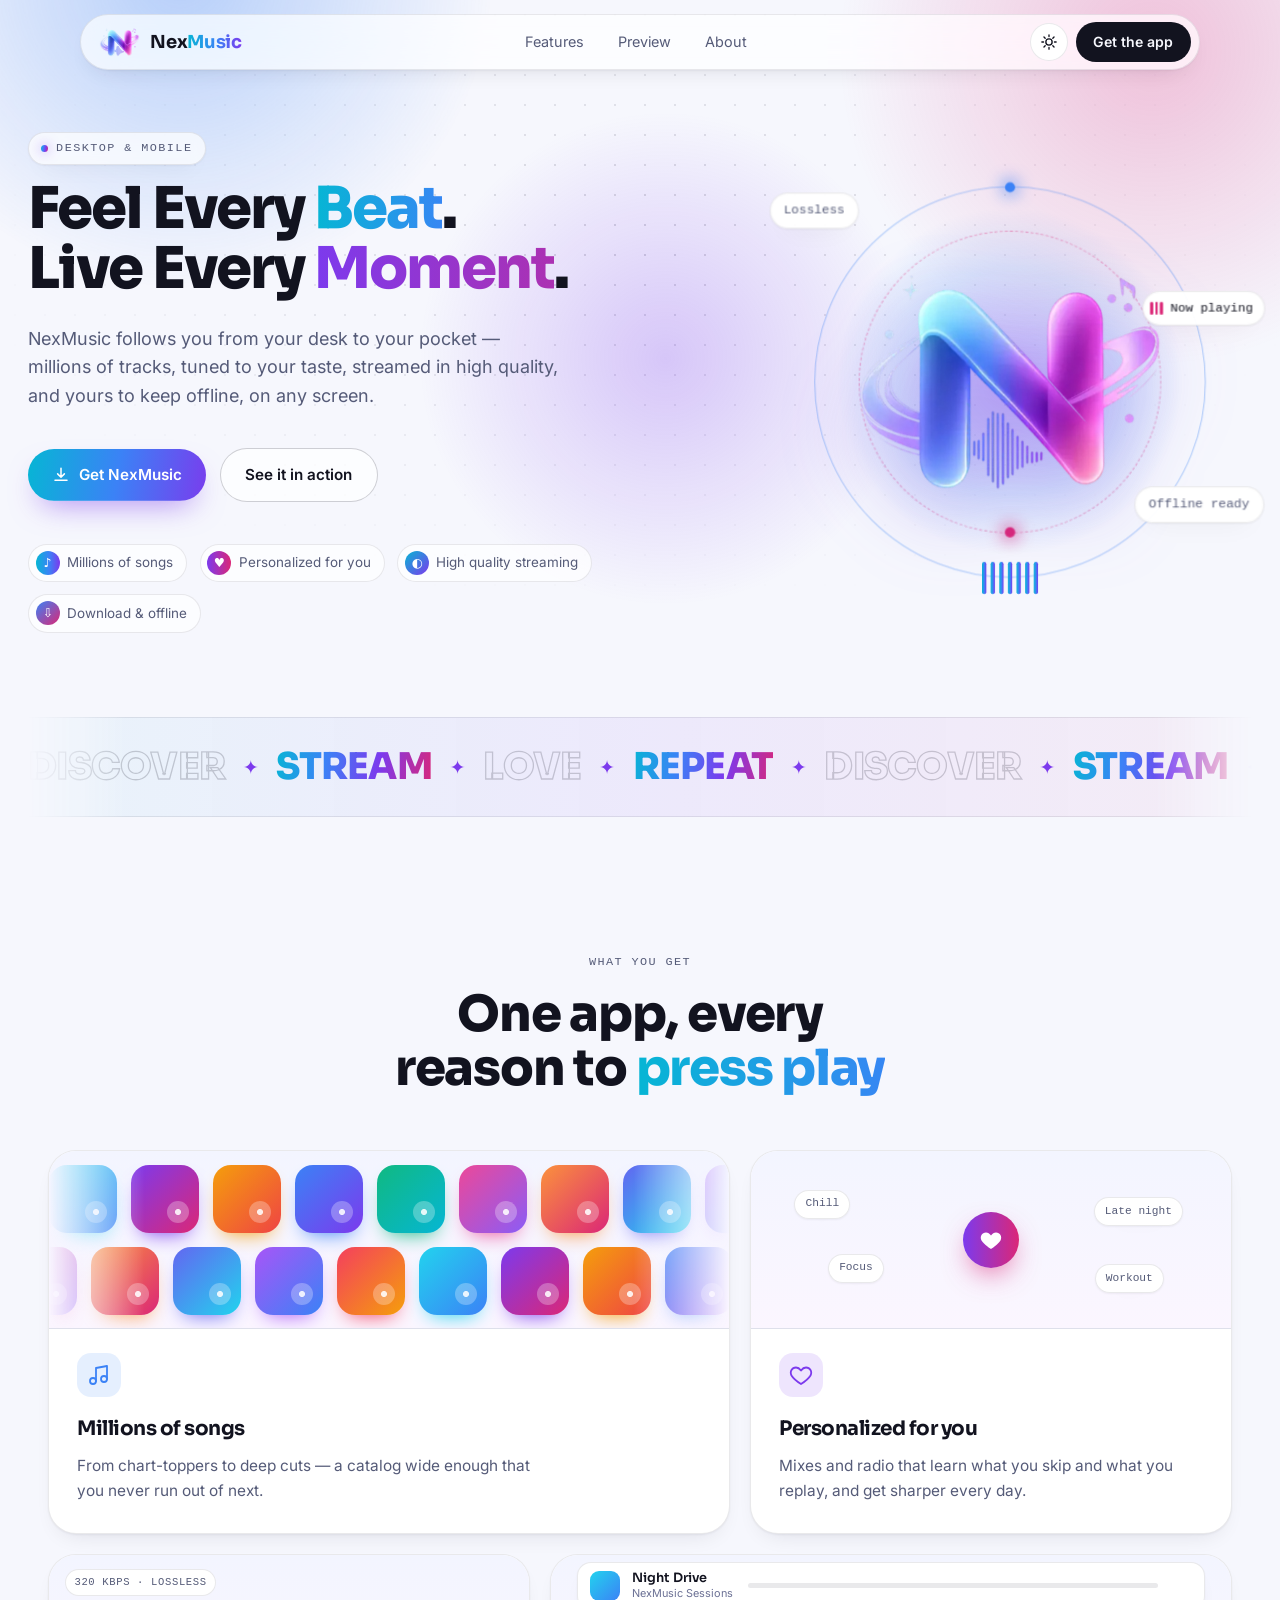
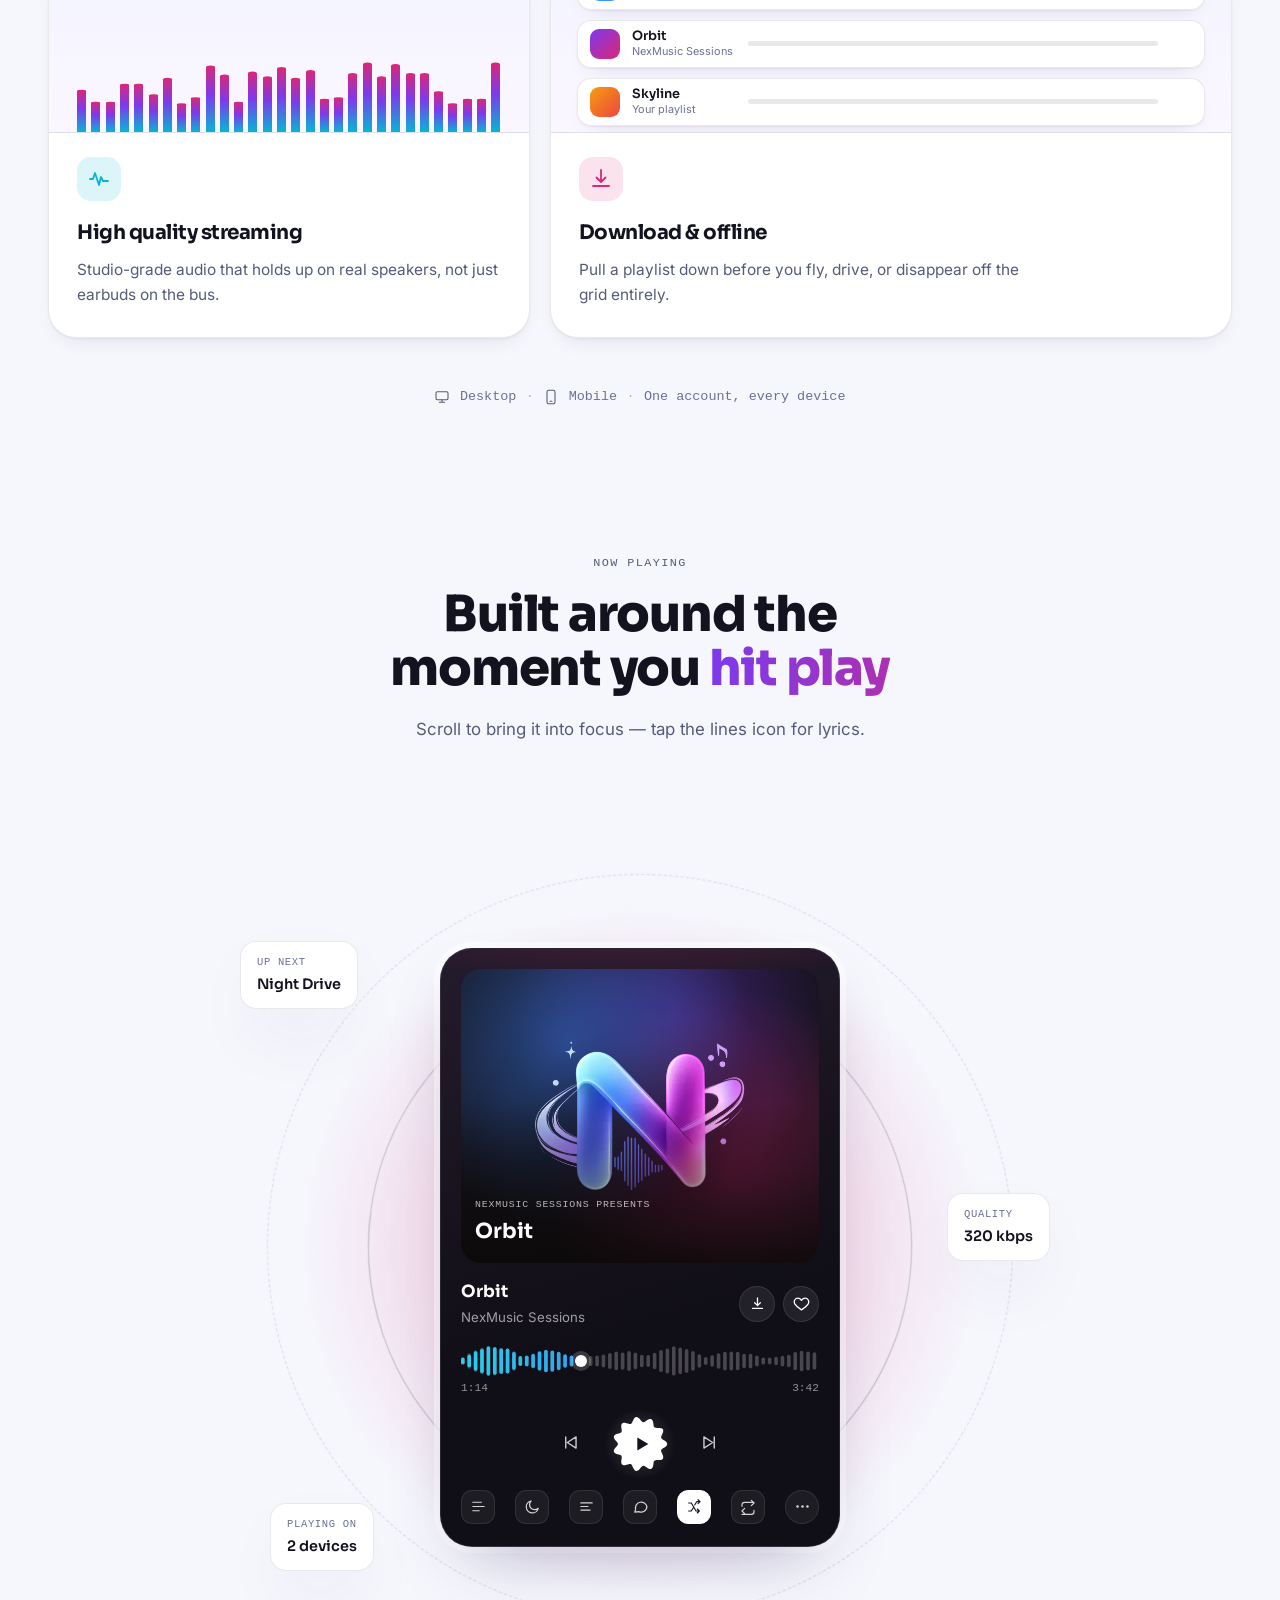
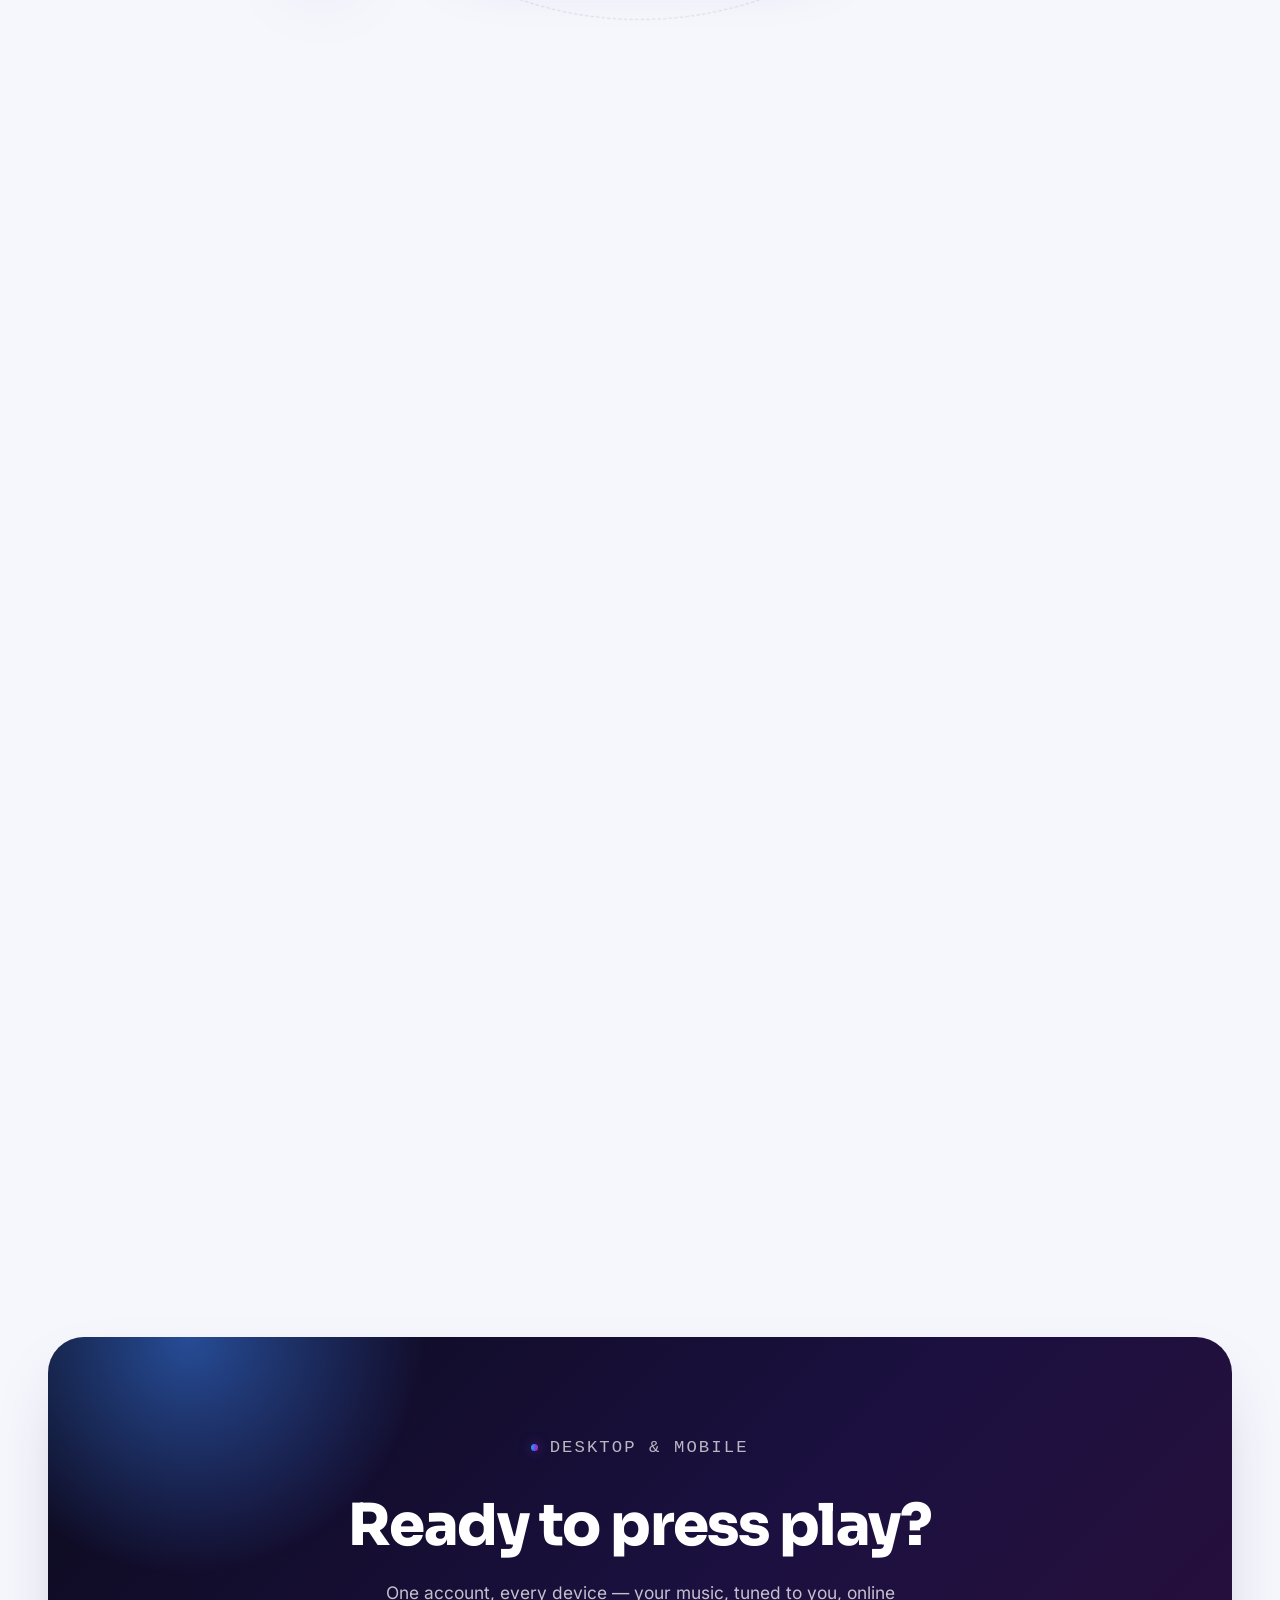
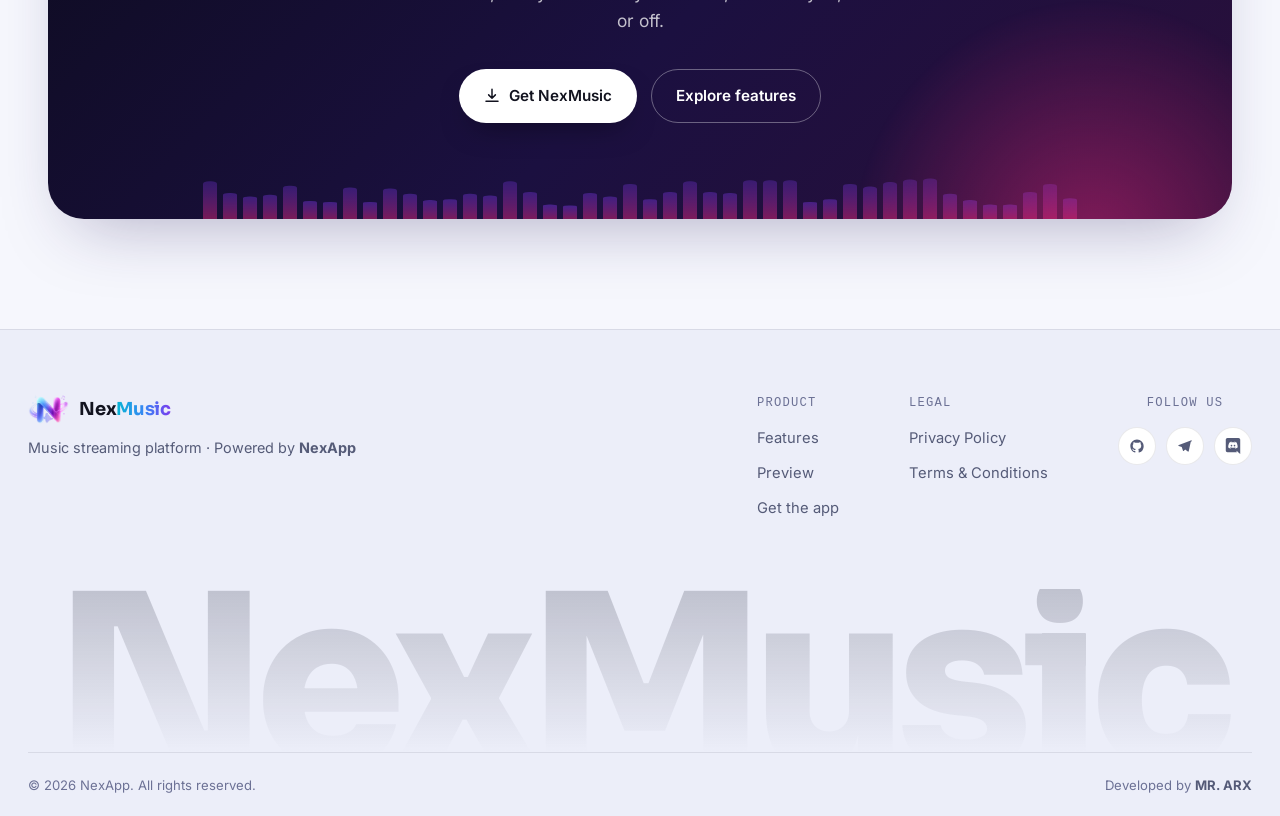
<file: index.html>
<!DOCTYPE html>
<html lang="en">
<head>
<meta charset="UTF-8">
<meta name="viewport" content="width=device-width, initial-scale=1.0">
<title>NexMusic — Feel Every Beat. Live Every Moment.</title>
<meta name="description" content="NexMusic is a music streaming app for desktop and mobile — millions of songs, personalized picks, high-quality audio, and offline downloads. Built by NexApp.">
<meta name="color-scheme" content="light dark">
<meta name="theme-color" content="#f6f7fd" id="themeColor">
<meta property="og:title" content="NexMusic — Feel Every Beat. Live Every Moment.">
<meta property="og:description" content="Millions of songs. Personalized for you. On desktop and mobile, online or off.">
<meta property="og:image" content="assets/cover.webp">
<meta property="og:type" content="website">
<meta name="twitter:card" content="summary_large_image">
<link rel="preload" href="assets/logo-hero.webp" as="image" type="image/webp" fetchpriority="high">
<link rel="icon" href="assets/favicon.ico" sizes="any">
<link rel="apple-touch-icon" href="assets/apple-touch-icon.png">

<script>
/* apply saved / system theme before first paint (no flash) */
(function(){var d=document.documentElement,t;d.classList.add('js');
try{t=localStorage.getItem('nx-theme')}catch(e){}
if(!t)t=matchMedia('(prefers-color-scheme: dark)').matches?'dark':'light';
d.setAttribute('data-theme',t);
var m=document.getElementById('themeColor');if(m)m.content=t==='dark'?'#07070f':'#f6f7fd';})();
</script>

<link rel="preload" href="assets/fonts/sora.woff2" as="font" type="font/woff2" crossorigin>
<link rel="preload" href="assets/fonts/inter.woff2" as="font" type="font/woff2" crossorigin>
<link rel="stylesheet" href="style.css">
</head>
<body>
<div class="progress" id="progress" aria-hidden="true"></div>

<!-- ============ NAV ============ -->
<header class="nav" id="nav">
  <div class="nav-inner">
    <a href="#top" class="brand" aria-label="NexMusic home">
      <img src="assets/logo-nav.webp" alt="" width="42" height="30" class="brand-mark">
      <span class="brand-name">Nex<em>Music</em></span>
    </a>

    <nav class="nav-links" id="navLinks" aria-label="Main">
      <a href="#features">Features</a>
      <a href="#player">Preview</a>
      <a href="#about">About</a>
    </nav>

    <div class="nav-actions">
      <button class="theme-toggle" id="themeToggle" aria-label="Toggle dark mode" title="Toggle theme">
        <svg class="i-sun" width="18" height="18" viewBox="0 0 24 24" fill="none"><circle cx="12" cy="12" r="4.2" stroke="currentColor" stroke-width="1.8"/><path d="M12 2.5v2.2M12 19.3v2.2M2.5 12h2.2M19.3 12h2.2M5.3 5.3l1.6 1.6M17.1 17.1l1.6 1.6M18.7 5.3l-1.6 1.6M6.9 17.1l-1.6 1.6" stroke="currentColor" stroke-width="1.8" stroke-linecap="round"/></svg>
        <svg class="i-moon" width="18" height="18" viewBox="0 0 24 24" fill="none"><path d="M20 14.5A8.5 8.5 0 1110 4.2 6.8 6.8 0 0020 14.5z" stroke="currentColor" stroke-width="1.8" stroke-linejoin="round"/></svg>
      </button>
      <a href="https://nexappog.vercel.app/shop/nexmusic" target="_blank" rel="noopener" class="btn btn-ghost">Get the app</a>
      <button class="nav-toggle" id="navToggle" aria-label="Toggle menu" aria-expanded="false">
        <span></span><span></span><span></span>
      </button>
    </div>
  </div>
</header>

<main id="top">

  <!-- ============ HERO — 3D tilt stage ============ -->
  <section class="hero" data-pause>
    <div class="aurora" aria-hidden="true"><i></i><i></i><i></i></div>

    <div class="hero-inner">
      <div class="hero-copy">
        <p class="eyebrow pill rise" style="--d:0"><span class="eyebrow-dot"></span>Desktop &amp; Mobile</p>
        <h1 class="hero-title">
          <span class="line"><span class="w"><span class="wi" style="--i:0">Feel</span></span> <span class="w"><span class="wi" style="--i:1">Every</span></span> <span class="w"><span class="wi" style="--i:2"><span class="grad-text">Beat</span>.</span></span></span>
          <span class="line"><span class="w"><span class="wi" style="--i:3">Live</span></span> <span class="w"><span class="wi" style="--i:4">Every</span></span> <span class="w"><span class="wi" style="--i:5"><span class="grad-text alt">Moment</span>.</span></span></span>
        </h1>
        <p class="hero-sub rise" style="--d:520">
          NexMusic follows you from your desk to your pocket — millions of tracks, tuned to
          your taste, streamed in high quality, and yours to keep offline, on any screen.
        </p>

        <div class="hero-cta rise" style="--d:640">
          <a href="https://nexappog.vercel.app/shop/nexmusic" target="_blank" rel="noopener" class="btn btn-primary">
            <svg width="18" height="18" viewBox="0 0 24 24" fill="none"><path d="M12 3v12m0 0l-4.5-4.5M12 15l4.5-4.5M4 19h16" stroke="currentColor" stroke-width="2" stroke-linecap="round" stroke-linejoin="round"/></svg>
            Get NexMusic
          </a>
          <a href="#player" class="btn btn-outline">See it in action</a>
        </div>

        <div class="hero-stats rise" style="--d:780">
          <div class="stat"><span class="stat-icon">♪</span>Millions of songs</div>
          <div class="stat"><span class="stat-icon">♥</span>Personalized for you</div>
          <div class="stat"><span class="stat-icon">◐</span>High quality streaming</div>
          <div class="stat"><span class="stat-icon">⇩</span>Download &amp; offline</div>
        </div>
      </div>

      <div class="hero-art">
        <div class="tilt-stage" id="tiltStage">
          <div class="stage-glow" aria-hidden="true"></div>
          <div class="tilt-inner" id="tiltInner">
            <div class="tilt-layer layer-ring ring-1" style="--depth:20px" aria-hidden="true"></div>
            <div class="tilt-layer layer-ring ring-2" style="--depth:40px" aria-hidden="true"></div>
            <img src="assets/logo-hero.webp" alt="NexMusic logo" width="440" height="317" fetchpriority="high" decoding="async" class="tilt-layer hero-logo" style="--depth:70px">
            <div class="tilt-layer mini-eq" style="--depth:100px" aria-hidden="true">
              <span></span><span></span><span></span><span></span><span></span><span></span><span></span>
            </div>
            <div class="tilt-layer chip chip-a" style="--depth:130px">Lossless</div>
            <div class="tilt-layer chip chip-b" style="--depth:150px">Offline ready</div>
            <div class="tilt-layer chip chip-c" style="--depth:110px" aria-hidden="true"><span class="mini-bars"><i></i><i></i><i></i></span>Now playing</div>
          </div>
        </div>
      </div>
    </div>

    <div class="marquee" aria-hidden="true">
      <div class="marquee-track">
        <div class="marquee-half"><span>Discover</span><i>✦</i><span>Stream</span><i>✦</i><span>Love</span><i>✦</i><span>Repeat</span><i>✦</i><span>Discover</span><i>✦</i><span>Stream</span><i>✦</i><span>Love</span><i>✦</i><span>Repeat</span><i>✦</i></div>
        <div class="marquee-half"><span>Discover</span><i>✦</i><span>Stream</span><i>✦</i><span>Love</span><i>✦</i><span>Repeat</span><i>✦</i><span>Discover</span><i>✦</i><span>Stream</span><i>✦</i><span>Love</span><i>✦</i><span>Repeat</span><i>✦</i></div>
      </div>
    </div>
  </section>

  <!-- ============ FEATURES — bento ============ -->
  <section class="features" id="features">
    <div class="section-head" data-fade>
      <p class="eyebrow center">What you get</p>
      <h2>One app, every reason to <span class="grad-text">press play</span></h2>
    </div>

    <div class="bento" id="bento">
      <article class="bcard s7" data-fade style="--delay:0ms" data-pause>
        <div class="bviz" aria-hidden="true">
          <div class="tiles">
            <div class="tile-row"><i style="--a:#22d3ee;--b:#3b82f6"></i><i style="--a:#7c3aed;--b:#db2777"></i><i style="--a:#f59e0b;--b:#ef4444"></i><i style="--a:#3b82f6;--b:#7c3aed"></i><i style="--a:#10b981;--b:#06b6d4"></i><i style="--a:#ec4899;--b:#8b5cf6"></i><i style="--a:#fb923c;--b:#db2777"></i><i style="--a:#6366f1;--b:#22d3ee"></i><i style="--a:#a855f7;--b:#3b82f6"></i><i style="--a:#f43f5e;--b:#f59e0b"></i><i aria-hidden="true" style="--a:#22d3ee;--b:#3b82f6"></i><i aria-hidden="true" style="--a:#7c3aed;--b:#db2777"></i><i aria-hidden="true" style="--a:#f59e0b;--b:#ef4444"></i><i aria-hidden="true" style="--a:#3b82f6;--b:#7c3aed"></i><i aria-hidden="true" style="--a:#10b981;--b:#06b6d4"></i><i aria-hidden="true" style="--a:#ec4899;--b:#8b5cf6"></i><i aria-hidden="true" style="--a:#fb923c;--b:#db2777"></i><i aria-hidden="true" style="--a:#6366f1;--b:#22d3ee"></i><i aria-hidden="true" style="--a:#a855f7;--b:#3b82f6"></i><i aria-hidden="true" style="--a:#f43f5e;--b:#f59e0b"></i></div>
            <div class="tile-row rev"><i style="--a:#ec4899;--b:#8b5cf6"></i><i style="--a:#fb923c;--b:#db2777"></i><i style="--a:#6366f1;--b:#22d3ee"></i><i style="--a:#a855f7;--b:#3b82f6"></i><i style="--a:#f43f5e;--b:#f59e0b"></i><i style="--a:#22d3ee;--b:#3b82f6"></i><i style="--a:#7c3aed;--b:#db2777"></i><i style="--a:#f59e0b;--b:#ef4444"></i><i style="--a:#3b82f6;--b:#7c3aed"></i><i style="--a:#10b981;--b:#06b6d4"></i><i aria-hidden="true" style="--a:#ec4899;--b:#8b5cf6"></i><i aria-hidden="true" style="--a:#fb923c;--b:#db2777"></i><i aria-hidden="true" style="--a:#6366f1;--b:#22d3ee"></i><i aria-hidden="true" style="--a:#a855f7;--b:#3b82f6"></i><i aria-hidden="true" style="--a:#f43f5e;--b:#f59e0b"></i><i aria-hidden="true" style="--a:#22d3ee;--b:#3b82f6"></i><i aria-hidden="true" style="--a:#7c3aed;--b:#db2777"></i><i aria-hidden="true" style="--a:#f59e0b;--b:#ef4444"></i><i aria-hidden="true" style="--a:#3b82f6;--b:#7c3aed"></i><i aria-hidden="true" style="--a:#10b981;--b:#06b6d4"></i></div>
          </div>
        </div>
        <div class="bbody">
          <div class="feature-icon icon-blue">
            <svg width="24" height="24" viewBox="0 0 24 24" fill="none"><path d="M9 18V5l11-2v13" stroke="currentColor" stroke-width="1.8" stroke-linecap="round" stroke-linejoin="round"/><circle cx="6" cy="18" r="3" stroke="currentColor" stroke-width="1.8"/><circle cx="17" cy="16" r="3" stroke="currentColor" stroke-width="1.8"/></svg>
          </div>
          <h3>Millions of songs</h3>
          <p>From chart-toppers to deep cuts — a catalog wide enough that you never run out of next.</p>
        </div>
      </article>

      <article class="bcard s5" data-fade style="--delay:100ms" data-pause>
        <div class="bviz" aria-hidden="true">
          <div class="ripples"><span class="r"></span><span class="r"></span><span class="r"></span><div class="heart-core"><svg width="24" height="24" viewBox="0 0 24 24" fill="currentColor"><path d="M12 21s-7-4.35-9.5-8.5C.5 8.5 3 4.5 7 4.5c2 0 3.5 1 5 3 1.5-2 3-3 5-3 4 0 6.5 4 4.5 8-2.5 4.15-9.5 8.5-9.5 8.5z"/></svg></div>
            <b class="mix-chip">Chill</b><b class="mix-chip">Focus</b><b class="mix-chip">Late night</b><b class="mix-chip">Workout</b>
          </div>
        </div>
        <div class="bbody">
          <div class="feature-icon icon-purple">
            <svg width="24" height="24" viewBox="0 0 24 24" fill="none"><path d="M12 21s-7-4.35-9.5-8.5C.5 8.5 3 4.5 7 4.5c2 0 3.5 1 5 3 1.5-2 3-3 5-3 4 0 6.5 4 4.5 8-2.5 4.15-9.5 8.5-9.5 8.5z" stroke="currentColor" stroke-width="1.8" stroke-linejoin="round"/></svg>
          </div>
          <h3>Personalized for you</h3>
          <p>Mixes and radio that learn what you skip and what you replay, and get sharper every day.</p>
        </div>
      </article>

      <article class="bcard s5" data-fade style="--delay:0ms" data-pause>
        <div class="bviz" aria-hidden="true">
          <span class="viz-tag">320 kbps · Lossless</span>
          <div class="spectrum"><i style="--lo:0.28;--hi:0.66;animation-delay:-1.17s"></i><i style="--lo:0.20;--hi:0.81;animation-delay:-0.66s"></i><i style="--lo:0.20;--hi:0.80;animation-delay:-0.07s"></i><i style="--lo:0.32;--hi:0.63;animation-delay:-0.16s"></i><i style="--lo:0.32;--hi:0.93;animation-delay:-0.22s"></i><i style="--lo:0.25;--hi:0.85;animation-delay:-1.71s"></i><i style="--lo:0.36;--hi:0.76;animation-delay:-1.76s"></i><i style="--lo:0.19;--hi:0.94;animation-delay:-0.52s"></i><i style="--lo:0.23;--hi:0.65;animation-delay:-0.56s"></i><i style="--lo:0.44;--hi:0.67;animation-delay:-1.05s"></i><i style="--lo:0.38;--hi:0.75;animation-delay:-0.99s"></i><i style="--lo:0.20;--hi:0.62;animation-delay:-0.37s"></i><i style="--lo:0.40;--hi:0.77;animation-delay:-0.57s"></i><i style="--lo:0.37;--hi:0.78;animation-delay:-0.54s"></i><i style="--lo:0.43;--hi:0.88;animation-delay:-0.44s"></i><i style="--lo:0.36;--hi:0.81;animation-delay:-1.58s"></i><i style="--lo:0.41;--hi:0.72;animation-delay:-1.76s"></i><i style="--lo:0.22;--hi:0.77;animation-delay:-1.36s"></i><i style="--lo:0.23;--hi:0.80;animation-delay:-0.07s"></i><i style="--lo:0.39;--hi:0.91;animation-delay:-1.03s"></i><i style="--lo:0.46;--hi:0.73;animation-delay:-1.25s"></i><i style="--lo:0.37;--hi:0.83;animation-delay:-0.82s"></i><i style="--lo:0.45;--hi:0.98;animation-delay:-0.85s"></i><i style="--lo:0.39;--hi:0.62;animation-delay:-1.26s"></i><i style="--lo:0.39;--hi:1.00;animation-delay:-1.48s"></i><i style="--lo:0.27;--hi:0.75;animation-delay:-1.20s"></i><i style="--lo:0.19;--hi:0.78;animation-delay:-0.30s"></i><i style="--lo:0.22;--hi:0.62;animation-delay:-1.38s"></i><i style="--lo:0.22;--hi:0.70;animation-delay:-0.70s"></i><i style="--lo:0.46;--hi:0.63;animation-delay:-0.81s"></i></div>
        </div>
        <div class="bbody">
          <div class="feature-icon icon-cyan">
            <svg width="24" height="24" viewBox="0 0 24 24" fill="none"><path d="M3 12h3l2-6 4 12 2-8 2 4h5" stroke="currentColor" stroke-width="1.8" stroke-linecap="round" stroke-linejoin="round"/></svg>
          </div>
          <h3>High quality streaming</h3>
          <p>Studio-grade audio that holds up on real speakers, not just earbuds on the bus.</p>
        </div>
      </article>

      <article class="bcard s7" data-fade style="--delay:100ms" data-pause>
        <div class="bviz" aria-hidden="true">
          <div class="dl">
            <div class="dl-row" style="--a:#22d3ee;--b:#3b82f6;--d:0s"><span class="dl-art"></span><span class="dl-name">Night Drive<small>NexMusic Sessions</small></span><span class="dl-bar"><i></i></span><span class="dl-check"><svg width="12" height="12" viewBox="0 0 24 24" fill="none"><path d="M5 12.5l4.5 4.5L19 7.5" stroke="currentColor" stroke-width="3" stroke-linecap="round" stroke-linejoin="round"/></svg></span></div>
            <div class="dl-row" style="--a:#7c3aed;--b:#db2777;--d:.9s"><span class="dl-art"></span><span class="dl-name">Orbit<small>NexMusic Sessions</small></span><span class="dl-bar"><i></i></span><span class="dl-check"><svg width="12" height="12" viewBox="0 0 24 24" fill="none"><path d="M5 12.5l4.5 4.5L19 7.5" stroke="currentColor" stroke-width="3" stroke-linecap="round" stroke-linejoin="round"/></svg></span></div>
            <div class="dl-row" style="--a:#f59e0b;--b:#ef4444;--d:1.8s"><span class="dl-art"></span><span class="dl-name">Skyline<small>Your playlist</small></span><span class="dl-bar"><i></i></span><span class="dl-check"><svg width="12" height="12" viewBox="0 0 24 24" fill="none"><path d="M5 12.5l4.5 4.5L19 7.5" stroke="currentColor" stroke-width="3" stroke-linecap="round" stroke-linejoin="round"/></svg></span></div>
          </div>
        </div>
        <div class="bbody">
          <div class="feature-icon icon-pink">
            <svg width="24" height="24" viewBox="0 0 24 24" fill="none"><path d="M12 3v12m0 0l-4.5-4.5M12 15l4.5-4.5M4 19h16" stroke="currentColor" stroke-width="1.8" stroke-linecap="round" stroke-linejoin="round"/></svg>
          </div>
          <h3>Download &amp; offline</h3>
          <p>Pull a playlist down before you fly, drive, or disappear off the grid entirely.</p>
        </div>
      </article>
    </div>

    <p class="platform-note" data-fade>
      <svg width="16" height="16" viewBox="0 0 24 24" fill="none"><rect x="3" y="4" width="18" height="12" rx="2" stroke="currentColor" stroke-width="1.6"/><path d="M8 20h8M12 16v4" stroke="currentColor" stroke-width="1.6" stroke-linecap="round"/></svg>
      Desktop
      <span class="dot">·</span>
      <svg width="16" height="16" viewBox="0 0 24 24" fill="none"><rect x="6" y="2" width="12" height="20" rx="2.5" stroke="currentColor" stroke-width="1.6"/><path d="M10.5 18.5h3" stroke="currentColor" stroke-width="1.6" stroke-linecap="round"/></svg>
      Mobile
      <span class="dot">·</span>
      One account, every device
    </p>
  </section>

  <!-- ============ PLAYER — pinned 3D scroll signature ============ -->
  <section class="player-section" id="player">
    <div class="section-head" data-fade>
      <p class="eyebrow center">Now playing</p>
      <h2>Built around the moment you <span class="grad-text alt">hit play</span></h2>
      <p class="section-sub">Scroll to bring it into focus — tap the lines icon for lyrics.</p>
    </div>

    <div class="player-pin-wrap" id="playerPinWrap">
      <div class="player-stage" id="playerStage">
        <div class="player-halo" id="playerHalo" aria-hidden="true"></div>
        <div class="player-card" id="playerCard">
          <div class="player-glow" aria-hidden="true"></div>

          <div class="pc-visual" id="pcVisual">
            <div class="pc-art" id="pcArt">
              <div class="pc-art-bg"></div>
              <img src="assets/logo-hero.webp" alt="" width="440" height="317" loading="lazy" decoding="async" class="pc-art-logo">
              <div class="pc-art-scrim"></div>
              <div class="pc-art-caption">
                <span class="pc-caption-eyebrow">NexMusic Sessions presents</span>
                <span class="pc-caption-title">Orbit</span>
              </div>
            </div>
            <div class="pc-lyrics" id="pcLyrics" aria-hidden="true">
              <p class="lyric">City lights blur into stars</p>
              <p class="lyric">We're spinning slower than we are</p>
              <p class="lyric is-active">Feel every beat, hold onto now</p>
              <p class="lyric">Live every moment, we'll show you how</p>
              <p class="lyric">Yeah, yeah</p>
              <p class="lyric">Orbit around this sound</p>
            </div>
          </div>

          <div class="pc-meta-row">
            <div class="pc-meta">
              <p class="pc-track">Orbit</p>
              <p class="pc-artist">NexMusic Sessions</p>
            </div>
            <div class="pc-meta-actions">
              <button class="pc-icon-btn" aria-label="Download">
                <svg width="17" height="17" viewBox="0 0 24 24" fill="none"><path d="M12 4v11m0 0l-4-4m4 4l4-4M5 19h14" stroke="currentColor" stroke-width="1.8" stroke-linecap="round" stroke-linejoin="round"/></svg>
              </button>
              <button class="pc-icon-btn" id="pcLike" aria-label="Like" aria-pressed="false">
                <svg width="17" height="17" viewBox="0 0 24 24" fill="none"><path d="M12 21s-7-4.35-9.5-8.5C.5 8.5 3 4.5 7 4.5c2 0 3.5 1 5 3 1.5-2 3-3 5-3 4 0 6.5 4 4.5 8-2.5 4.15-9.5 8.5-9.5 8.5z" stroke="currentColor" stroke-width="1.8" stroke-linejoin="round"/></svg>
              </button>
            </div>
          </div>

          <div class="pc-scrub" id="pcScrub">
            <div class="pc-wave-wrap">
              <svg class="pc-wave" viewBox="0 0 336 32" preserveAspectRatio="none" aria-hidden="true"><g fill="rgba(255,255,255,.24)"><rect x="0" y="11.9" width="3.4" height="8.2" rx="1.7"/><rect x="6" y="8.2" width="3.4" height="15.6" rx="1.7"/><rect x="12" y="5.3" width="3.4" height="21.4" rx="1.7"/><rect x="18" y="2.7" width="3.4" height="26.5" rx="1.7"/><rect x="24" y="2.4" width="3.4" height="27.3" rx="1.7"/><rect x="30" y="1.7" width="3.4" height="28.6" rx="1.7"/><rect x="36" y="2.7" width="3.4" height="26.6" rx="1.7"/><rect x="42" y="3.6" width="3.4" height="24.7" rx="1.7"/><rect x="48" y="6.3" width="3.4" height="19.4" rx="1.7"/><rect x="54" y="11.1" width="3.4" height="9.9" rx="1.7"/><rect x="60" y="11.2" width="3.4" height="9.6" rx="1.7"/><rect x="66" y="8.6" width="3.4" height="14.8" rx="1.7"/><rect x="72" y="6.9" width="3.4" height="18.2" rx="1.7"/><rect x="78" y="5.8" width="3.4" height="20.4" rx="1.7"/><rect x="84" y="5.9" width="3.4" height="20.2" rx="1.7"/><rect x="90" y="7.7" width="3.4" height="16.7" rx="1.7"/><rect x="96" y="9.7" width="3.4" height="12.6" rx="1.7"/><rect x="102" y="10.4" width="3.4" height="11.2" rx="1.7"/><rect x="108" y="11.7" width="3.4" height="8.6" rx="1.7"/><rect x="114" y="11.9" width="3.4" height="8.3" rx="1.7"/><rect x="120" y="10.9" width="3.4" height="10.2" rx="1.7"/><rect x="126" y="10.6" width="3.4" height="10.9" rx="1.7"/><rect x="132" y="9.6" width="3.4" height="12.8" rx="1.7"/><rect x="138" y="7.9" width="3.4" height="16.1" rx="1.7"/><rect x="144" y="6.6" width="3.4" height="18.7" rx="1.7"/><rect x="150" y="7.4" width="3.4" height="17.3" rx="1.7"/><rect x="156" y="6.0" width="3.4" height="19.9" rx="1.7"/><rect x="162" y="7.6" width="3.4" height="16.7" rx="1.7"/><rect x="168" y="9.7" width="3.4" height="12.6" rx="1.7"/><rect x="174" y="10.1" width="3.4" height="11.8" rx="1.7"/><rect x="180" y="7.8" width="3.4" height="16.4" rx="1.7"/><rect x="186" y="5.0" width="3.4" height="22.0" rx="1.7"/><rect x="192" y="3.4" width="3.4" height="25.1" rx="1.7"/><rect x="198" y="1.3" width="3.4" height="29.3" rx="1.7"/><rect x="204" y="2.6" width="3.4" height="26.7" rx="1.7"/><rect x="210" y="4.0" width="3.4" height="24.0" rx="1.7"/><rect x="216" y="6.1" width="3.4" height="19.7" rx="1.7"/><rect x="222" y="9.2" width="3.4" height="13.5" rx="1.7"/><rect x="228" y="12.1" width="3.4" height="7.9" rx="1.7"/><rect x="234" y="10.3" width="3.4" height="11.5" rx="1.7"/><rect x="240" y="8.2" width="3.4" height="15.6" rx="1.7"/><rect x="246" y="6.7" width="3.4" height="18.7" rx="1.7"/><rect x="252" y="6.6" width="3.4" height="18.8" rx="1.7"/><rect x="258" y="6.8" width="3.4" height="18.5" rx="1.7"/><rect x="264" y="8.8" width="3.4" height="14.5" rx="1.7"/><rect x="270" y="8.7" width="3.4" height="14.7" rx="1.7"/><rect x="276" y="10.6" width="3.4" height="10.8" rx="1.7"/><rect x="282" y="12.5" width="3.4" height="7.1" rx="1.7"/><rect x="288" y="12.5" width="3.4" height="7.0" rx="1.7"/><rect x="294" y="11.8" width="3.4" height="8.4" rx="1.7"/><rect x="300" y="10.7" width="3.4" height="10.7" rx="1.7"/><rect x="306" y="9.7" width="3.4" height="12.6" rx="1.7"/><rect x="312" y="6.9" width="3.4" height="18.2" rx="1.7"/><rect x="318" y="5.7" width="3.4" height="20.6" rx="1.7"/><rect x="324" y="6.6" width="3.4" height="18.9" rx="1.7"/><rect x="330" y="7.3" width="3.4" height="17.3" rx="1.7"/></g></svg>
              <svg class="pc-wave played" id="pcPlayed" viewBox="0 0 336 32" preserveAspectRatio="none" aria-hidden="true">
                <defs><linearGradient id="waveGrad" gradientUnits="userSpaceOnUse" x1="0" y1="0" x2="336" y2="0"><stop offset="0" stop-color="#22d3ee"/><stop offset=".55" stop-color="#3b82f6"/><stop offset="1" stop-color="#db2777"/></linearGradient></defs>
                <g fill="url(#waveGrad)"><rect x="0" y="12.8" width="3.4" height="6.3" rx="1.7"/><rect x="6" y="9.7" width="3.4" height="12.5" rx="1.7"/><rect x="12" y="6.3" width="3.4" height="19.5" rx="1.7"/><rect x="18" y="3.9" width="3.4" height="24.1" rx="1.7"/><rect x="24" y="1.3" width="3.4" height="29.5" rx="1.7"/><rect x="30" y="2.2" width="3.4" height="27.6" rx="1.7"/><rect x="36" y="3.4" width="3.4" height="25.3" rx="1.7"/><rect x="42" y="3.5" width="3.4" height="25.0" rx="1.7"/><rect x="48" y="7.1" width="3.4" height="17.7" rx="1.7"/><rect x="54" y="11.1" width="3.4" height="9.9" rx="1.7"/><rect x="60" y="10.5" width="3.4" height="11.0" rx="1.7"/><rect x="66" y="9.0" width="3.4" height="14.0" rx="1.7"/><rect x="72" y="6.3" width="3.4" height="19.3" rx="1.7"/><rect x="78" y="4.8" width="3.4" height="22.4" rx="1.7"/><rect x="84" y="5.4" width="3.4" height="21.3" rx="1.7"/><rect x="90" y="6.8" width="3.4" height="18.4" rx="1.7"/><rect x="96" y="9.2" width="3.4" height="13.6" rx="1.7"/><rect x="102" y="10.5" width="3.4" height="11.0" rx="1.7"/><rect x="108" y="12.1" width="3.4" height="7.8" rx="1.7"/><rect x="114" y="11.4" width="3.4" height="9.1" rx="1.7"/><rect x="120" y="11.7" width="3.4" height="8.5" rx="1.7"/><rect x="126" y="10.4" width="3.4" height="11.2" rx="1.7"/><rect x="132" y="9.9" width="3.4" height="12.1" rx="1.7"/><rect x="138" y="8.7" width="3.4" height="14.6" rx="1.7"/><rect x="144" y="6.4" width="3.4" height="19.3" rx="1.7"/><rect x="150" y="5.5" width="3.4" height="21.0" rx="1.7"/><rect x="156" y="6.1" width="3.4" height="19.7" rx="1.7"/><rect x="162" y="7.6" width="3.4" height="16.8" rx="1.7"/><rect x="168" y="9.8" width="3.4" height="12.4" rx="1.7"/><rect x="174" y="10.2" width="3.4" height="11.6" rx="1.7"/><rect x="180" y="8.1" width="3.4" height="15.7" rx="1.7"/><rect x="186" y="4.7" width="3.4" height="22.5" rx="1.7"/><rect x="192" y="2.9" width="3.4" height="26.1" rx="1.7"/><rect x="198" y="2.5" width="3.4" height="26.9" rx="1.7"/><rect x="204" y="2.7" width="3.4" height="26.6" rx="1.7"/><rect x="210" y="3.6" width="3.4" height="24.8" rx="1.7"/><rect x="216" y="6.0" width="3.4" height="19.9" rx="1.7"/><rect x="222" y="8.2" width="3.4" height="15.6" rx="1.7"/><rect x="228" y="10.8" width="3.4" height="10.3" rx="1.7"/><rect x="234" y="9.5" width="3.4" height="13.0" rx="1.7"/><rect x="240" y="6.3" width="3.4" height="19.4" rx="1.7"/><rect x="246" y="5.0" width="3.4" height="22.0" rx="1.7"/><rect x="252" y="4.9" width="3.4" height="22.3" rx="1.7"/><rect x="258" y="6.8" width="3.4" height="18.5" rx="1.7"/><rect x="264" y="8.4" width="3.4" height="15.2" rx="1.7"/><rect x="270" y="9.9" width="3.4" height="12.1" rx="1.7"/><rect x="276" y="11.4" width="3.4" height="9.1" rx="1.7"/><rect x="282" y="12.4" width="3.4" height="7.3" rx="1.7"/><rect x="288" y="11.7" width="3.4" height="8.5" rx="1.7"/><rect x="294" y="10.7" width="3.4" height="10.6" rx="1.7"/><rect x="300" y="9.7" width="3.4" height="12.6" rx="1.7"/><rect x="306" y="9.0" width="3.4" height="14.0" rx="1.7"/><rect x="312" y="7.3" width="3.4" height="17.4" rx="1.7"/><rect x="318" y="6.1" width="3.4" height="19.9" rx="1.7"/><rect x="324" y="7.3" width="3.4" height="17.3" rx="1.7"/><rect x="330" y="7.0" width="3.4" height="18.0" rx="1.7"/></g>
              </svg>
              <span class="pc-thumb" id="pcThumb"></span>
            </div>
            <div class="pc-times"><span id="pcCur">1:14</span><span>3:42</span></div>
          </div>

          <div class="pc-controls">
            <button class="pc-ctrl" aria-label="Previous"><svg width="19" height="19" viewBox="0 0 24 24" fill="none"><path d="M19 5v14L8 12l11-7zM6 5v14" stroke="currentColor" stroke-width="1.8" stroke-linecap="round" stroke-linejoin="round"/></svg></button>

            <button class="pc-play-blob" id="pcPlayBtn" aria-label="Play">
              <svg viewBox="0 0 104 104" class="blob-svg" aria-hidden="true">
                <path class="blob-fill" d="M 96.20,52.00 C 96.20,52.83 95.86,53.69 95.33,54.48 C 94.80,55.26 93.89,56.02 93.03,56.71 C 92.16,57.39 91.03,58.00 90.14,58.60 C 89.24,59.20 88.28,59.71 87.65,60.29 C 87.02,60.87 86.55,61.42 86.35,62.09 C 86.15,62.75 86.26,63.47 86.47,64.30 C 86.69,65.13 87.22,66.08 87.65,67.07 C 88.08,68.05 88.70,69.18 89.06,70.22 C 89.42,71.27 89.77,72.39 89.79,73.34 C 89.81,74.29 89.63,75.20 89.18,75.90 C 88.74,76.59 87.98,77.13 87.11,77.51 C 86.24,77.88 85.07,78.03 83.97,78.14 C 82.87,78.25 81.59,78.15 80.51,78.17 C 79.44,78.19 78.35,78.10 77.51,78.25 C 76.66,78.40 75.97,78.60 75.44,79.06 C 74.92,79.51 74.62,80.17 74.35,80.99 C 74.08,81.80 74.02,82.88 73.85,83.95 C 73.67,85.01 73.59,86.29 73.33,87.37 C 73.06,88.44 72.75,89.58 72.25,90.38 C 71.76,91.19 71.11,91.86 70.36,92.21 C 69.61,92.55 68.68,92.60 67.75,92.44 C 66.81,92.29 65.75,91.78 64.76,91.28 C 63.78,90.77 62.75,90.00 61.84,89.43 C 60.92,88.86 60.06,88.21 59.27,87.87 C 58.48,87.54 57.78,87.34 57.09,87.44 C 56.41,87.53 55.80,87.93 55.13,88.47 C 54.47,89.01 53.82,89.88 53.11,90.69 C 52.39,91.49 51.62,92.52 50.82,93.28 C 50.02,94.04 49.14,94.83 48.29,95.24 C 47.43,95.65 46.53,95.87 45.71,95.75 C 44.89,95.63 44.08,95.17 43.38,94.53 C 42.68,93.90 42.06,92.90 41.50,91.94 C 40.94,90.99 40.50,89.78 40.04,88.81 C 39.58,87.84 39.21,86.82 38.72,86.11 C 38.24,85.40 37.76,84.85 37.13,84.56 C 36.49,84.28 35.77,84.28 34.92,84.37 C 34.07,84.47 33.05,84.86 32.01,85.14 C 30.98,85.43 29.78,85.89 28.69,86.09 C 27.60,86.29 26.44,86.48 25.50,86.37 C 24.56,86.25 23.68,85.94 23.06,85.40 C 22.43,84.86 22.00,84.04 21.75,83.12 C 21.51,82.21 21.53,81.03 21.57,79.92 C 21.62,78.82 21.90,77.57 22.04,76.50 C 22.17,75.43 22.41,74.37 22.39,73.51 C 22.36,72.66 22.26,71.94 21.88,71.35 C 21.51,70.77 20.90,70.38 20.13,70.00 C 19.36,69.62 18.30,69.40 17.27,69.08 C 16.24,68.76 14.98,68.49 13.96,68.08 C 12.94,67.66 11.85,67.19 11.13,66.58 C 10.40,65.98 9.82,65.24 9.59,64.45 C 9.36,63.66 9.44,62.73 9.73,61.83 C 10.02,60.93 10.67,59.95 11.31,59.04 C 11.94,58.14 12.86,57.24 13.55,56.41 C 14.24,55.59 15.02,54.82 15.46,54.09 C 15.90,53.35 16.20,52.70 16.20,52.00 C 16.20,51.30 15.90,50.65 15.46,49.91 C 15.02,49.18 14.24,48.41 13.55,47.59 C 12.86,46.76 11.94,45.86 11.31,44.96 C 10.67,44.05 10.02,43.07 9.73,42.17 C 9.44,41.27 9.36,40.34 9.59,39.55 C 9.82,38.76 10.40,38.02 11.13,37.42 C 11.85,36.81 12.94,36.34 13.96,35.92 C 14.98,35.51 16.24,35.24 17.27,34.92 C 18.30,34.60 19.36,34.38 20.13,34.00 C 20.90,33.62 21.51,33.23 21.88,32.65 C 22.26,32.06 22.36,31.34 22.39,30.49 C 22.41,29.63 22.17,28.57 22.04,27.50 C 21.90,26.43 21.62,25.18 21.57,24.08 C 21.53,22.97 21.51,21.79 21.75,20.88 C 22.00,19.96 22.43,19.14 23.06,18.60 C 23.68,18.06 24.56,17.75 25.50,17.63 C 26.44,17.52 27.60,17.71 28.69,17.91 C 29.78,18.11 30.98,18.57 32.01,18.86 C 33.05,19.14 34.07,19.53 34.92,19.63 C 35.77,19.72 36.49,19.72 37.13,19.44 C 37.76,19.15 38.24,18.60 38.72,17.89 C 39.21,17.18 39.58,16.16 40.04,15.19 C 40.50,14.22 40.94,13.01 41.50,12.06 C 42.06,11.10 42.68,10.10 43.38,9.47 C 44.08,8.83 44.89,8.37 45.71,8.25 C 46.53,8.13 47.43,8.35 48.29,8.76 C 49.14,9.17 50.02,9.96 50.82,10.72 C 51.62,11.48 52.39,12.51 53.11,13.31 C 53.82,14.12 54.47,14.99 55.13,15.53 C 55.80,16.07 56.41,16.47 57.09,16.56 C 57.78,16.66 58.48,16.46 59.27,16.13 C 60.06,15.79 60.92,15.14 61.84,14.57 C 62.75,14.00 63.78,13.23 64.76,12.72 C 65.75,12.22 66.81,11.71 67.75,11.56 C 68.68,11.40 69.61,11.45 70.36,11.79 C 71.11,12.14 71.76,12.81 72.25,13.62 C 72.75,14.42 73.06,15.56 73.33,16.63 C 73.59,17.71 73.67,18.99 73.85,20.05 C 74.02,21.12 74.08,22.20 74.35,23.01 C 74.62,23.83 74.92,24.49 75.44,24.94 C 75.97,25.40 76.66,25.60 77.51,25.75 C 78.35,25.90 79.44,25.81 80.51,25.83 C 81.59,25.85 82.87,25.75 83.97,25.86 C 85.07,25.97 86.24,26.12 87.11,26.49 C 87.98,26.87 88.74,27.41 89.18,28.10 C 89.63,28.80 89.81,29.71 89.79,30.66 C 89.77,31.61 89.42,32.73 89.06,33.78 C 88.70,34.82 88.08,35.95 87.65,36.93 C 87.22,37.92 86.69,38.87 86.47,39.70 C 86.26,40.53 86.15,41.25 86.35,41.91 C 86.55,42.58 87.02,43.13 87.65,43.71 C 88.28,44.29 89.24,44.80 90.14,45.40 C 91.03,46.00 92.16,46.61 93.03,47.29 C 93.89,47.98 94.80,48.74 95.33,49.52 C 95.86,50.31 96.20,51.17 96.20,52.00 Z" fill="#fff"/>
              </svg>
              <svg class="pc-play-icon icon-play" width="22" height="22" viewBox="0 0 24 24" fill="#12131f"><path d="M8 5v14l12-7z"/></svg>
              <svg class="pc-play-icon icon-pause" width="22" height="22" viewBox="0 0 24 24" fill="#12131f"><rect x="6" y="5" width="4" height="14" rx="1"/><rect x="14" y="5" width="4" height="14" rx="1"/></svg>
            </button>

            <button class="pc-ctrl" aria-label="Next"><svg width="19" height="19" viewBox="0 0 24 24" fill="none"><path d="M5 5v14l11-7L5 5zM18 5v14" stroke="currentColor" stroke-width="1.8" stroke-linecap="round" stroke-linejoin="round"/></svg></button>
          </div>

          <div class="pc-toolbar">
            <button class="pc-tool" aria-label="Queue"><svg width="17" height="17" viewBox="0 0 24 24" fill="none"><path d="M4 6h12M4 12h16M4 18h9" stroke="currentColor" stroke-width="1.7" stroke-linecap="round"/></svg></button>
            <button class="pc-tool" aria-label="Sleep timer"><svg width="17" height="17" viewBox="0 0 24 24" fill="none"><path d="M20 14.5A8.5 8.5 0 1110 4.2 6.8 6.8 0 0020 14.5z" stroke="currentColor" stroke-width="1.7" stroke-linejoin="round"/></svg></button>
            <button class="pc-tool" id="lyricsToggle" aria-label="Lyrics" aria-pressed="false"><svg width="17" height="17" viewBox="0 0 24 24" fill="none"><path d="M4 7h16M4 12h10M4 17h13" stroke="currentColor" stroke-width="1.7" stroke-linecap="round"/></svg></button>
            <button class="pc-tool" aria-label="Comments"><svg width="17" height="17" viewBox="0 0 24 24" fill="none"><path d="M21 12a8 8 0 01-11.5 7.2L4 20l1.1-4.2A8 8 0 1121 12z" stroke="currentColor" stroke-width="1.7" stroke-linejoin="round"/></svg></button>
            <button class="pc-tool" data-toggle aria-label="Shuffle" aria-pressed="true"><svg width="16" height="16" viewBox="0 0 24 24" fill="none"><path d="M4 6h4l7 12h5m0 0l-3-3m3 3l-3 3M4 18h4l3-5m2-4l3-5h5m0 0l-3-3m3 3l-3 3" stroke="currentColor" stroke-width="1.7" stroke-linecap="round" stroke-linejoin="round"/></svg></button>
            <button class="pc-tool" data-toggle aria-label="Repeat" aria-pressed="false"><svg width="16" height="16" viewBox="0 0 24 24" fill="none"><path d="M17 2l4 4-4 4M3 11V9a4 4 0 014-4h14M7 22l-4-4 4-4m14 3v2a4 4 0 01-4 4H3" stroke="currentColor" stroke-width="1.7" stroke-linecap="round" stroke-linejoin="round"/></svg></button>
            <button class="pc-tool pc-tool-round" aria-label="More"><svg width="17" height="17" viewBox="0 0 24 24" fill="currentColor"><circle cx="5" cy="12" r="1.8"/><circle cx="12" cy="12" r="1.8"/><circle cx="19" cy="12" r="1.8"/></svg></button>
          </div>
        </div>

        <div class="depth-chip chip-queue" aria-hidden="true">
          <span class="chip-label">Up next</span>
          <span class="chip-title">Night Drive</span>
        </div>
        <div class="depth-chip chip-quality" aria-hidden="true">
          <span class="chip-label">Quality</span>
          <span class="chip-title">320 kbps</span>
        </div>
        <div class="depth-chip chip-device" aria-hidden="true">
          <span class="chip-label">Playing on</span>
          <span class="chip-title">2 devices</span>
        </div>
      </div>
    </div>
  </section>

  <!-- ============ CTA ============ -->
  <section class="cta" data-pause>
    <div class="cta-card" data-fade>
      <p class="eyebrow center" style="color:rgba(255,255,255,.7)"><span class="eyebrow-dot"></span>Desktop &amp; Mobile</p>
      <h2>Ready to press play?</h2>
      <p>One account, every device — your music, tuned to you, online or off.</p>
      <div class="cta-actions">
        <a href="https://nexappog.vercel.app/shop/nexmusic" target="_blank" rel="noopener" class="btn btn-light">
          <svg width="18" height="18" viewBox="0 0 24 24" fill="none"><path d="M12 3v12m0 0l-4.5-4.5M12 15l4.5-4.5M4 19h16" stroke="currentColor" stroke-width="2" stroke-linecap="round" stroke-linejoin="round"/></svg>
          Get NexMusic
        </a>
        <a href="#features" class="btn btn-line-light">Explore features</a>
      </div>
      <div class="cta-bars" aria-hidden="true"><i style="--lo:0.42;--hi:0.89;animation-delay:-1.35s"></i><i style="--lo:0.29;--hi:0.59;animation-delay:-1.42s"></i><i style="--lo:0.25;--hi:0.90;animation-delay:-1.75s"></i><i style="--lo:0.27;--hi:0.70;animation-delay:-1.70s"></i><i style="--lo:0.37;--hi:0.59;animation-delay:-0.23s"></i><i style="--lo:0.20;--hi:0.95;animation-delay:-1.45s"></i><i style="--lo:0.19;--hi:0.91;animation-delay:-1.76s"></i><i style="--lo:0.35;--hi:0.68;animation-delay:-0.99s"></i><i style="--lo:0.19;--hi:0.51;animation-delay:-1.75s"></i><i style="--lo:0.34;--hi:0.76;animation-delay:-1.68s"></i><i style="--lo:0.28;--hi:0.94;animation-delay:-1.49s"></i><i style="--lo:0.21;--hi:0.63;animation-delay:-0.53s"></i><i style="--lo:0.22;--hi:0.79;animation-delay:-0.47s"></i><i style="--lo:0.28;--hi:0.57;animation-delay:-1.64s"></i><i style="--lo:0.26;--hi:0.73;animation-delay:-1.05s"></i><i style="--lo:0.42;--hi:0.71;animation-delay:-1.65s"></i><i style="--lo:0.30;--hi:0.77;animation-delay:-0.94s"></i><i style="--lo:0.16;--hi:0.72;animation-delay:-0.33s"></i><i style="--lo:0.15;--hi:0.90;animation-delay:-0.31s"></i><i style="--lo:0.29;--hi:0.86;animation-delay:-1.00s"></i><i style="--lo:0.25;--hi:0.76;animation-delay:-1.00s"></i><i style="--lo:0.39;--hi:0.55;animation-delay:-1.01s"></i><i style="--lo:0.22;--hi:0.64;animation-delay:-1.39s"></i><i style="--lo:0.30;--hi:0.78;animation-delay:-1.37s"></i><i style="--lo:0.42;--hi:0.72;animation-delay:-1.10s"></i><i style="--lo:0.30;--hi:0.76;animation-delay:-1.25s"></i><i style="--lo:0.29;--hi:0.77;animation-delay:-0.86s"></i><i style="--lo:0.43;--hi:0.85;animation-delay:-1.58s"></i><i style="--lo:0.43;--hi:0.63;animation-delay:-1.01s"></i><i style="--lo:0.43;--hi:0.92;animation-delay:-0.25s"></i><i style="--lo:0.19;--hi:0.72;animation-delay:-0.13s"></i><i style="--lo:0.22;--hi:0.54;animation-delay:-1.21s"></i><i style="--lo:0.39;--hi:0.95;animation-delay:-0.28s"></i><i style="--lo:0.36;--hi:0.83;animation-delay:-0.26s"></i><i style="--lo:0.41;--hi:0.98;animation-delay:-0.40s"></i><i style="--lo:0.44;--hi:0.70;animation-delay:-0.88s"></i><i style="--lo:0.45;--hi:0.92;animation-delay:-0.29s"></i><i style="--lo:0.28;--hi:0.76;animation-delay:-0.61s"></i><i style="--lo:0.21;--hi:0.66;animation-delay:-1.30s"></i><i style="--lo:0.16;--hi:0.78;animation-delay:-0.79s"></i><i style="--lo:0.16;--hi:0.67;animation-delay:-1.12s"></i><i style="--lo:0.30;--hi:0.53;animation-delay:-1.77s"></i><i style="--lo:0.39;--hi:0.99;animation-delay:-0.19s"></i><i style="--lo:0.23;--hi:0.52;animation-delay:-1.40s"></i></div>
    </div>
  </section>

</main>

<!-- ============ FOOTER ============ -->
<footer class="footer" id="about">
  <div class="footer-inner">
    <div class="footer-brand">
      <a href="#top" class="brand">
        <img src="assets/logo-nav.webp" alt="" width="42" height="30" class="brand-mark" loading="lazy">
        <span class="brand-name">Nex<em>Music</em></span>
      </a>
      <p>Music streaming platform · Powered by <strong>NexApp</strong></p>
    </div>

    <div class="footer-links">
      <div class="footer-col">
        <h4>Product</h4>
        <a href="#features">Features</a>
        <a href="#player">Preview</a>
        <a href="https://nexappog.vercel.app/shop/nexmusic" target="_blank" rel="noopener">Get the app</a>
      </div>
      <div class="footer-col">
        <h4>Legal</h4>
        <a href="privacy-policy.html">Privacy Policy</a>
        <a href="terms-and-conditions.html">Terms &amp; Conditions</a>
      </div>
      <div class="footer-col footer-col-social">
        <h4>Follow us</h4>
        <div class="social-row">
          <a href="https://github.com/nexerisltd" target="_blank" rel="noopener" aria-label="GitHub" class="social-btn"><svg width="16" height="16" viewBox="0 0 24 24" fill="currentColor"><g transform="translate(0.0,0.13)"><path d="M12 2C6.48 2 2 6.5 2 12.06c0 4.45 2.87 8.22 6.84 9.55.5.1.68-.22.68-.48 0-.24-.01-1.02-.01-1.85-2.78.6-3.37-1.19-3.37-1.19-.45-1.16-1.11-1.47-1.11-1.47-.9-.63.07-.62.07-.62 1 .07 1.53 1.05 1.53 1.05.9 1.53 2.34 1.09 2.91.83.09-.65.35-1.09.63-1.34-2.22-.25-4.56-1.13-4.56-5.02 0-1.11.39-2.02 1.03-2.73-.1-.25-.45-1.28.1-2.67 0 0 .84-.27 2.75 1.04a9.3 9.3 0 015 0c1.91-1.31 2.75-1.04 2.75-1.04.55 1.39.2 2.42.1 2.67.64.71 1.03 1.62 1.03 2.73 0 3.9-2.34 4.76-4.57 5.01.36.32.68.94.68 1.9 0 1.37-.01 2.47-.01 2.81 0 .27.18.58.69.48A10.07 10.07 0 0022 12.06C22 6.5 17.52 2 12 2z"/></g></svg></a>
          <a href="https://t.me/nexerisltd" target="_blank" rel="noopener" aria-label="Telegram" class="social-btn"><svg width="16" height="16" viewBox="0 0 24 24" fill="currentColor"><g transform="translate(0.136,0.912)"><path d="M21.9 4.1c.28-1.2-.46-1.68-1.34-1.35L2.66 9.63c-1.16.46-1.15 1.13-.2 1.42l4.53 1.42 1.74 5.33c.21.58.39.8.79.8.31 0 .48-.15.7-.38l1.9-1.83 3.98 2.94c.73.4 1.26.2 1.44-.68l2.9-13.7-.34.16z"/></g></svg></a>
          <a href="https://discord.gg/DjHkpBP6Hp" target="_blank" rel="noopener" aria-label="Discord" class="social-btn"><svg width="16" height="16" viewBox="0 0 24 24" fill="currentColor"><path d="M20.222 0c1.406 0 2.54 1.137 2.607 2.475V24l-2.677-2.273-1.47-1.338-1.604-1.398.67 2.205H3.71c-1.402 0-2.54-1.065-2.54-2.476V2.475C1.17 1.137 2.31 0 3.715 0zm-6.118 5.683h-.03l-.202.2c2.073.6 3.076 1.537 3.076 1.537-1.336-.668-2.54-1.002-3.744-1.137-.87-.135-1.74-.064-2.475 0h-.2c-.47 0-1.47.2-2.81.735-.467.2-.735.335-.735.335s1.002-1.002 3.21-1.537l-.135-.135s-1.672-.064-3.477 1.27c0 0-1.805 3.144-1.805 7.02 0 0 1 1.74 3.677 1.806 0 0 .4-.533.805-1.002-1.535-.468-2.14-1.404-2.14-1.404s.135.066.335.2h.06c.03 0 .044.015.06.03v.006c.016.015.03.03.06.03.33.136.66.27.93.4.466.202 1.065.403 1.8.536.93.135 1.996.2 3.21 0 .6-.135 1.2-.267 1.8-.535.39-.2.87-.4 1.34-.737 0 0-.6.936-2.205 1.404.33.466.795 1 .795 1 2.68-.06 3.744-1.8 3.744-1.8 0-3.87-1.83-7.02-1.83-7.02-1.635-1.214-3.165-1.26-3.435-1.26l.056-.02zm.168 4.413c.703 0 1.27.6 1.27 1.335 0 .74-.57 1.34-1.27 1.34-.7 0-1.27-.6-1.27-1.34 0-.735.556-1.335 1.27-1.335zm-4.543 0c.7 0 1.27.6 1.27 1.335 0 .74-.57 1.34-1.27 1.34-.7 0-1.27-.6-1.27-1.34 0-.735.57-1.335 1.27-1.335z"/></svg></a>
        </div>
      </div>
    </div>
  </div>

  <div class="footer-mark" aria-hidden="true">NexMusic</div>

  <div class="footer-bottom">
    <p>© <span id="year">2026</span> NexApp. All rights reserved.</p>
    <p>Developed by <strong>MR. ARX</strong></p>
  </div>
</footer>

<script src="script.js" defer></script>
</body>
</html>
</file>
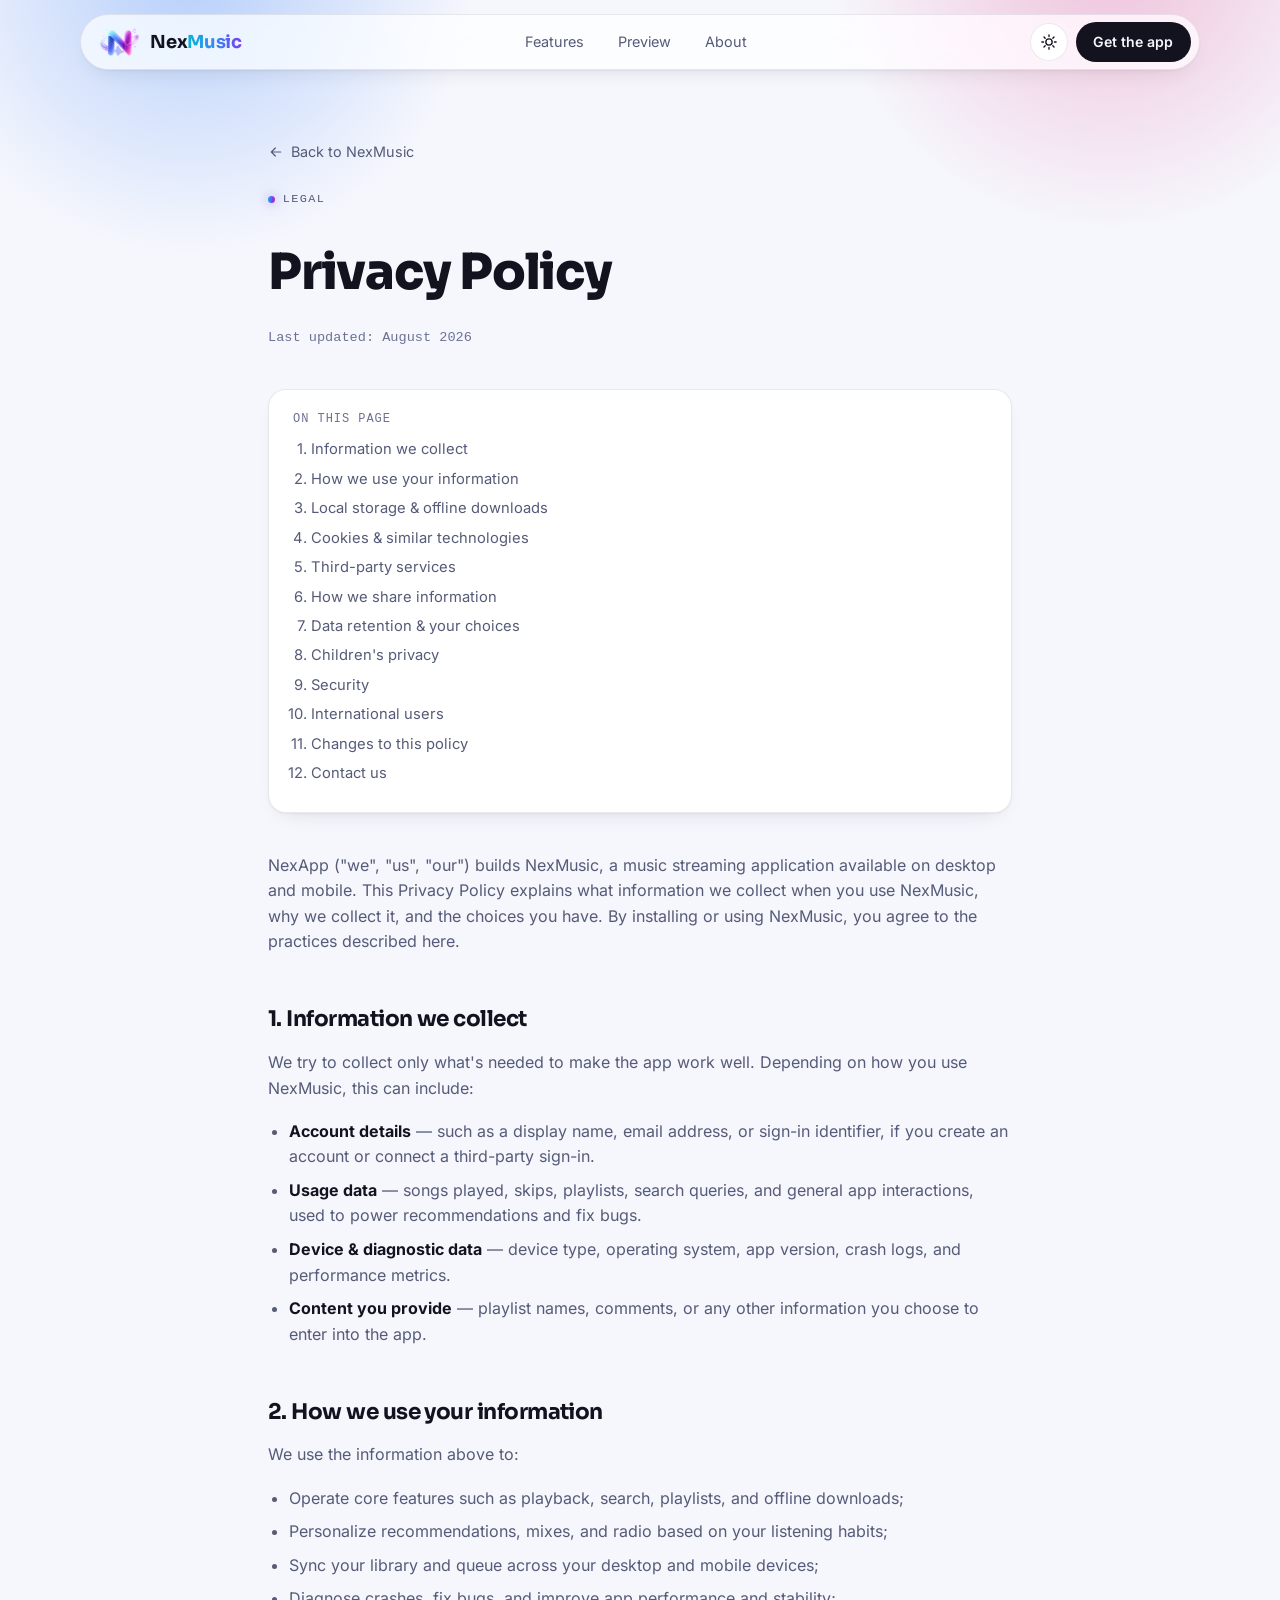
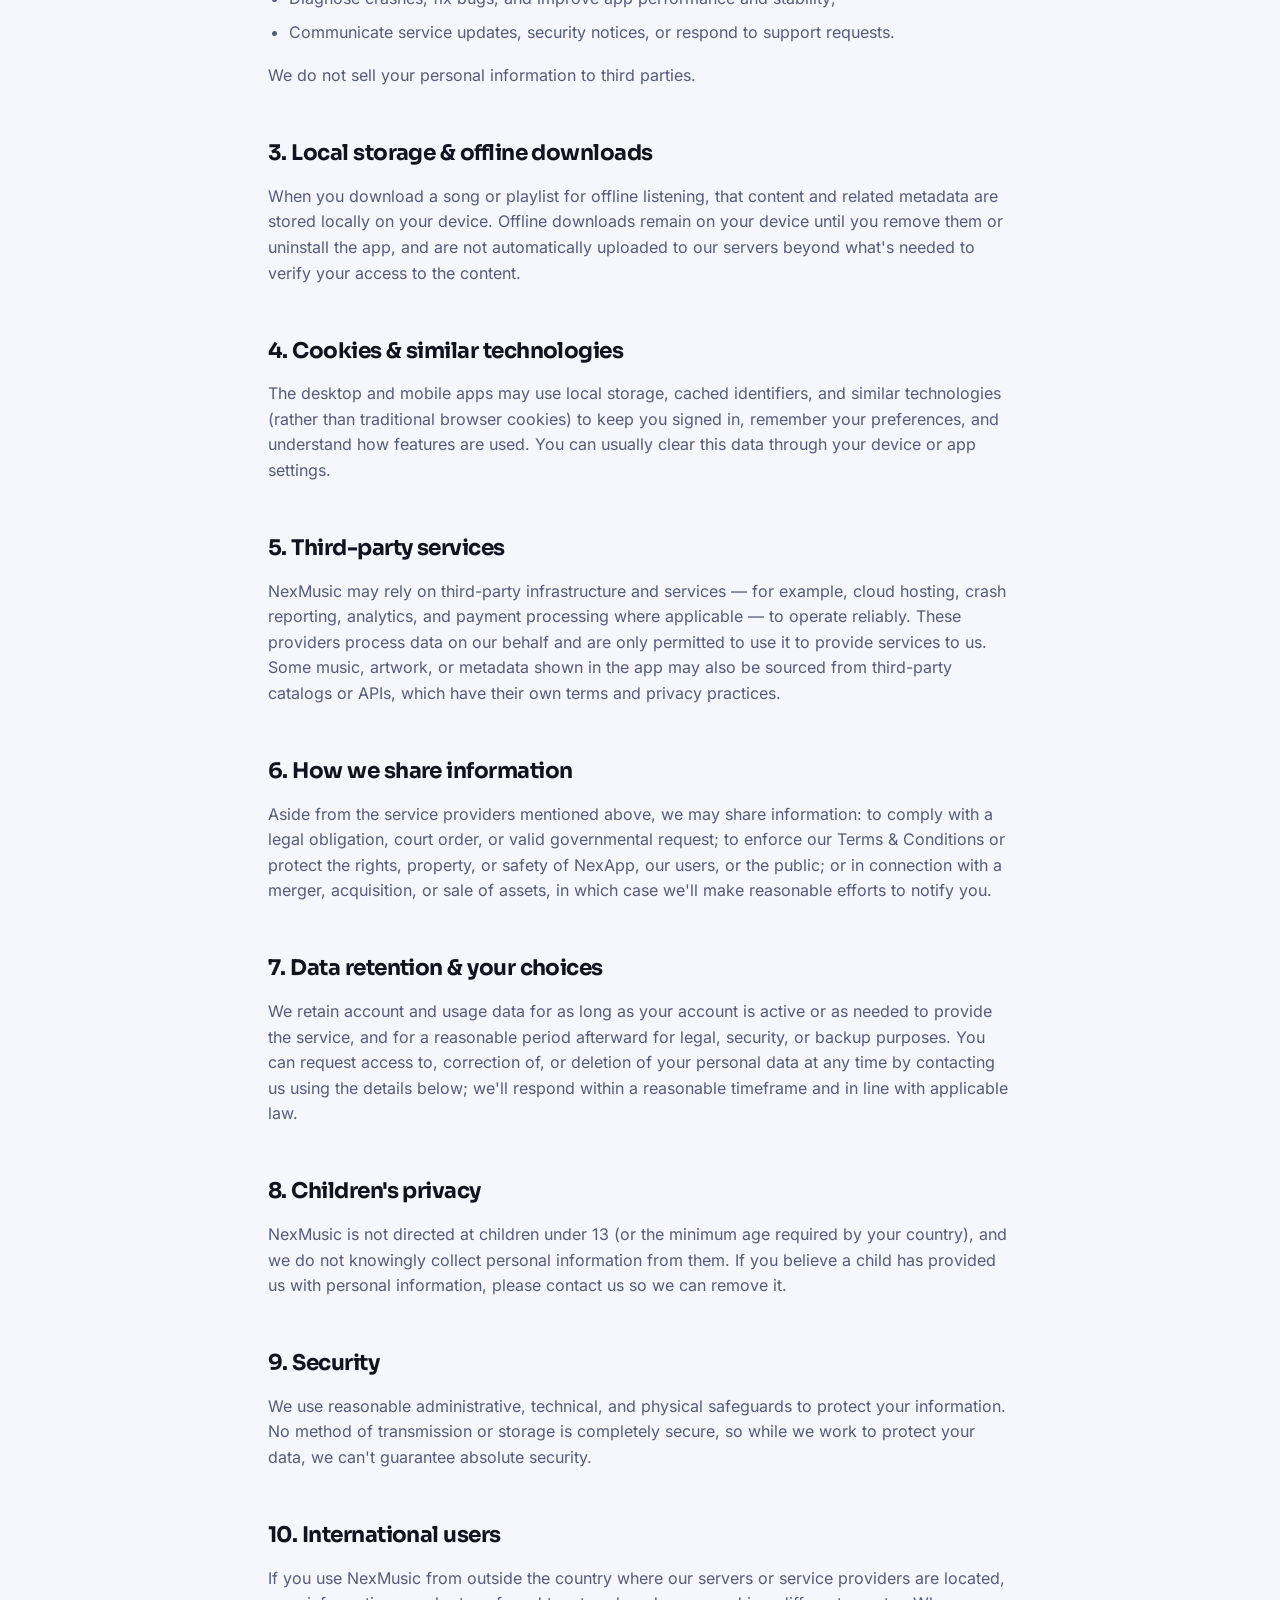
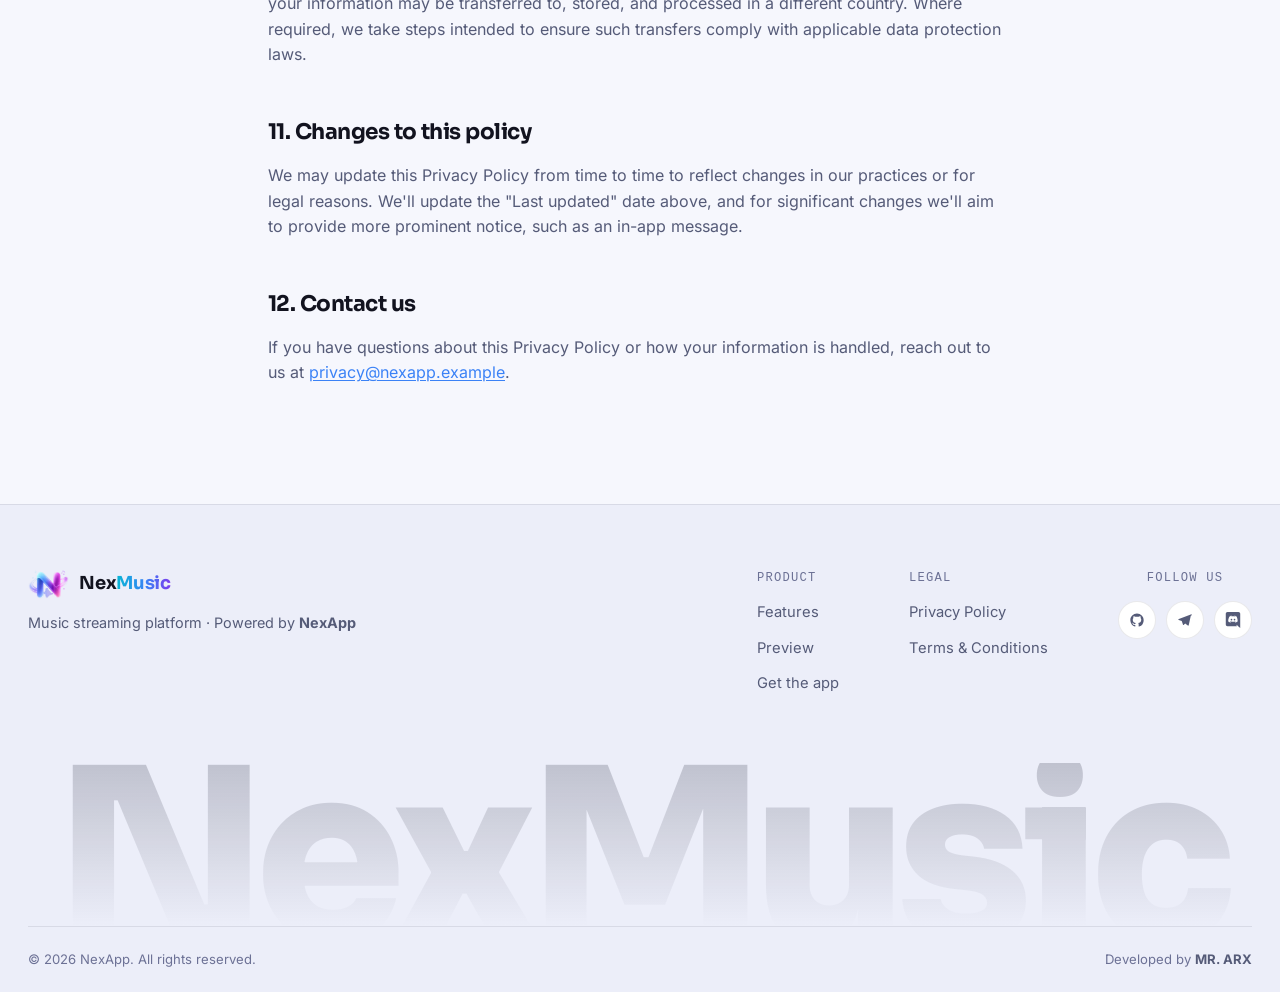
<file: privacy-policy.html>
<!DOCTYPE html>
<html lang="en">
<head>
<meta charset="UTF-8">
<meta name="viewport" content="width=device-width, initial-scale=1.0">
<title>Privacy Policy — NexMusic</title>
<meta name="description" content="How NexMusic collects, uses, and protects your information across desktop and mobile.">
<meta name="color-scheme" content="light dark">
<meta name="theme-color" content="#f6f7fd" id="themeColor">

<link rel="icon" href="assets/favicon.ico" sizes="any">
<link rel="apple-touch-icon" href="assets/apple-touch-icon.png">

<script>
/* apply saved / system theme before first paint (no flash) */
(function(){var d=document.documentElement,t;d.classList.add('js');
try{t=localStorage.getItem('nx-theme')}catch(e){}
if(!t)t=matchMedia('(prefers-color-scheme: dark)').matches?'dark':'light';
d.setAttribute('data-theme',t);
var m=document.getElementById('themeColor');if(m)m.content=t==='dark'?'#07070f':'#f6f7fd';})();
</script>

<link rel="preload" href="assets/fonts/sora.woff2" as="font" type="font/woff2" crossorigin>
<link rel="preload" href="assets/fonts/inter.woff2" as="font" type="font/woff2" crossorigin>
<link rel="stylesheet" href="style.css">
</head>
<body>
<div class="progress" id="progress" aria-hidden="true"></div>

<!-- ============ NAV ============ -->
<header class="nav" id="nav">
  <div class="nav-inner">
    <a href="index.html" class="brand" aria-label="NexMusic home">
      <img src="assets/logo-nav.webp" alt="" width="42" height="30" class="brand-mark">
      <span class="brand-name">Nex<em>Music</em></span>
    </a>

    <nav class="nav-links" id="navLinks" aria-label="Main">
      <a href="index.html#features">Features</a>
      <a href="index.html#player">Preview</a>
      <a href="index.html#about">About</a>
    </nav>

    <div class="nav-actions">
      <button class="theme-toggle" id="themeToggle" aria-label="Toggle dark mode" title="Toggle theme">
        <svg class="i-sun" width="18" height="18" viewBox="0 0 24 24" fill="none"><circle cx="12" cy="12" r="4.2" stroke="currentColor" stroke-width="1.8"/><path d="M12 2.5v2.2M12 19.3v2.2M2.5 12h2.2M19.3 12h2.2M5.3 5.3l1.6 1.6M17.1 17.1l1.6 1.6M18.7 5.3l-1.6 1.6M6.9 17.1l-1.6 1.6" stroke="currentColor" stroke-width="1.8" stroke-linecap="round"/></svg>
        <svg class="i-moon" width="18" height="18" viewBox="0 0 24 24" fill="none"><path d="M20 14.5A8.5 8.5 0 1110 4.2 6.8 6.8 0 0020 14.5z" stroke="currentColor" stroke-width="1.8" stroke-linejoin="round"/></svg>
      </button>
      <a href="https://nexappog.vercel.app/shop/nexmusic" target="_blank" rel="noopener" class="btn btn-ghost">Get the app</a>
      <button class="nav-toggle" id="navToggle" aria-label="Toggle menu" aria-expanded="false">
        <span></span><span></span><span></span>
      </button>
    </div>
  </div>
</header>

<main>
  <div class="legal-bg" aria-hidden="true"></div>
  <section class="legal-hero">
    <a href="index.html" class="legal-nav-back">
      <svg width="16" height="16" viewBox="0 0 24 24" fill="none"><path d="M19 12H5m0 0l6 6m-6-6l6-6" stroke="currentColor" stroke-width="1.8" stroke-linecap="round" stroke-linejoin="round"/></svg>
      Back to NexMusic
    </a>
    <p class="eyebrow"><span class="eyebrow-dot"></span>Legal</p>
    <h1>Privacy Policy</h1>
    <p class="legal-updated">Last updated: August 2026</p>
  </section>

  <section class="legal-content">
    <div class="legal-toc">
      <h3>On this page</h3>
      <ol>
        <li><a href="#info-we-collect">Information we collect</a></li>
        <li><a href="#how-we-use">How we use your information</a></li>
        <li><a href="#local-storage">Local storage &amp; offline downloads</a></li>
        <li><a href="#cookies">Cookies &amp; similar technologies</a></li>
        <li><a href="#third-party">Third-party services</a></li>
        <li><a href="#sharing">How we share information</a></li>
        <li><a href="#retention">Data retention &amp; your choices</a></li>
        <li><a href="#children">Children's privacy</a></li>
        <li><a href="#security">Security</a></li>
        <li><a href="#international">International users</a></li>
        <li><a href="#changes">Changes to this policy</a></li>
        <li><a href="#contact">Contact us</a></li>
      </ol>
    </div>

    <p>NexApp ("we", "us", "our") builds NexMusic, a music streaming application available on
    desktop and mobile. This Privacy Policy explains what information we collect when you use
    NexMusic, why we collect it, and the choices you have. By installing or using NexMusic, you
    agree to the practices described here.</p>

    <h2 id="info-we-collect">1. Information we collect</h2>
    <p>We try to collect only what's needed to make the app work well. Depending on how you use
    NexMusic, this can include:</p>
    <ul>
      <li><strong>Account details</strong> — such as a display name, email address, or sign-in
      identifier, if you create an account or connect a third-party sign-in.</li>
      <li><strong>Usage data</strong> — songs played, skips, playlists, search queries, and
      general app interactions, used to power recommendations and fix bugs.</li>
      <li><strong>Device &amp; diagnostic data</strong> — device type, operating system, app
      version, crash logs, and performance metrics.</li>
      <li><strong>Content you provide</strong> — playlist names, comments, or any other
      information you choose to enter into the app.</li>
    </ul>

    <h2 id="how-we-use">2. How we use your information</h2>
    <p>We use the information above to:</p>
    <ul>
      <li>Operate core features such as playback, search, playlists, and offline downloads;</li>
      <li>Personalize recommendations, mixes, and radio based on your listening habits;</li>
      <li>Sync your library and queue across your desktop and mobile devices;</li>
      <li>Diagnose crashes, fix bugs, and improve app performance and stability;</li>
      <li>Communicate service updates, security notices, or respond to support requests.</li>
    </ul>
    <p>We do not sell your personal information to third parties.</p>

    <h2 id="local-storage">3. Local storage &amp; offline downloads</h2>
    <p>When you download a song or playlist for offline listening, that content and related
    metadata are stored locally on your device. Offline downloads remain on your device until
    you remove them or uninstall the app, and are not automatically uploaded to our servers
    beyond what's needed to verify your access to the content.</p>

    <h2 id="cookies">4. Cookies &amp; similar technologies</h2>
    <p>The desktop and mobile apps may use local storage, cached identifiers, and similar
    technologies (rather than traditional browser cookies) to keep you signed in, remember your
    preferences, and understand how features are used. You can usually clear this data through
    your device or app settings.</p>

    <h2 id="third-party">5. Third-party services</h2>
    <p>NexMusic may rely on third-party infrastructure and services — for example, cloud
    hosting, crash reporting, analytics, and payment processing where applicable — to operate
    reliably. These providers process data on our behalf and are only permitted to use it to
    provide services to us. Some music, artwork, or metadata shown in the app may also be
    sourced from third-party catalogs or APIs, which have their own terms and privacy practices.</p>

    <h2 id="sharing">6. How we share information</h2>
    <p>Aside from the service providers mentioned above, we may share information: to comply
    with a legal obligation, court order, or valid governmental request; to enforce our Terms
    &amp; Conditions or protect the rights, property, or safety of NexApp, our users, or the
    public; or in connection with a merger, acquisition, or sale of assets, in which case we'll
    make reasonable efforts to notify you.</p>

    <h2 id="retention">7. Data retention &amp; your choices</h2>
    <p>We retain account and usage data for as long as your account is active or as needed to
    provide the service, and for a reasonable period afterward for legal, security, or backup
    purposes. You can request access to, correction of, or deletion of your personal data at any
    time by contacting us using the details below; we'll respond within a reasonable timeframe
    and in line with applicable law.</p>

    <h2 id="children">8. Children's privacy</h2>
    <p>NexMusic is not directed at children under 13 (or the minimum age required by your
    country), and we do not knowingly collect personal information from them. If you believe a
    child has provided us with personal information, please contact us so we can remove it.</p>

    <h2 id="security">9. Security</h2>
    <p>We use reasonable administrative, technical, and physical safeguards to protect your
    information. No method of transmission or storage is completely secure, so while we work to
    protect your data, we can't guarantee absolute security.</p>

    <h2 id="international">10. International users</h2>
    <p>If you use NexMusic from outside the country where our servers or service providers are
    located, your information may be transferred to, stored, and processed in a different
    country. Where required, we take steps intended to ensure such transfers comply with
    applicable data protection laws.</p>

    <h2 id="changes">11. Changes to this policy</h2>
    <p>We may update this Privacy Policy from time to time to reflect changes in our practices
    or for legal reasons. We'll update the "Last updated" date above, and for significant
    changes we'll aim to provide more prominent notice, such as an in-app message.</p>

    <h2 id="contact">12. Contact us</h2>
    <p>If you have questions about this Privacy Policy or how your information is handled,
    reach out to us at <a href="mailto:privacy@nexapp.example">privacy@nexapp.example</a>.</p>
  </section>
</main>

<!-- ============ FOOTER ============ -->
<footer class="footer" id="about">
  <div class="footer-inner">
    <div class="footer-brand">
      <a href="index.html" class="brand">
        <img src="assets/logo-nav.webp" alt="" width="42" height="30" class="brand-mark" loading="lazy">
        <span class="brand-name">Nex<em>Music</em></span>
      </a>
      <p>Music streaming platform · Powered by <strong>NexApp</strong></p>
    </div>

    <div class="footer-links">
      <div class="footer-col">
        <h4>Product</h4>
        <a href="index.html#features">Features</a>
        <a href="index.html#player">Preview</a>
        <a href="https://nexappog.vercel.app/shop/nexmusic" target="_blank" rel="noopener">Get the app</a>
      </div>
      <div class="footer-col">
        <h4>Legal</h4>
        <a href="privacy-policy.html">Privacy Policy</a>
        <a href="terms-and-conditions.html">Terms &amp; Conditions</a>
      </div>
      <div class="footer-col footer-col-social">
        <h4>Follow us</h4>
        <div class="social-row">
          <a href="https://github.com/nexerisltd" target="_blank" rel="noopener" aria-label="GitHub" class="social-btn"><svg width="16" height="16" viewBox="0 0 24 24" fill="currentColor"><g transform="translate(0.0,0.13)"><path d="M12 2C6.48 2 2 6.5 2 12.06c0 4.45 2.87 8.22 6.84 9.55.5.1.68-.22.68-.48 0-.24-.01-1.02-.01-1.85-2.78.6-3.37-1.19-3.37-1.19-.45-1.16-1.11-1.47-1.11-1.47-.9-.63.07-.62.07-.62 1 .07 1.53 1.05 1.53 1.05.9 1.53 2.34 1.09 2.91.83.09-.65.35-1.09.63-1.34-2.22-.25-4.56-1.13-4.56-5.02 0-1.11.39-2.02 1.03-2.73-.1-.25-.45-1.28.1-2.67 0 0 .84-.27 2.75 1.04a9.3 9.3 0 015 0c1.91-1.31 2.75-1.04 2.75-1.04.55 1.39.2 2.42.1 2.67.64.71 1.03 1.62 1.03 2.73 0 3.9-2.34 4.76-4.57 5.01.36.32.68.94.68 1.9 0 1.37-.01 2.47-.01 2.81 0 .27.18.58.69.48A10.07 10.07 0 0022 12.06C22 6.5 17.52 2 12 2z"/></g></svg></a>
          <a href="https://t.me/nexerisltd" target="_blank" rel="noopener" aria-label="Telegram" class="social-btn"><svg width="16" height="16" viewBox="0 0 24 24" fill="currentColor"><g transform="translate(0.136,0.912)"><path d="M21.9 4.1c.28-1.2-.46-1.68-1.34-1.35L2.66 9.63c-1.16.46-1.15 1.13-.2 1.42l4.53 1.42 1.74 5.33c.21.58.39.8.79.8.31 0 .48-.15.7-.38l1.9-1.83 3.98 2.94c.73.4 1.26.2 1.44-.68l2.9-13.7-.34.16z"/></g></svg></a>
          <a href="https://discord.gg/DjHkpBP6Hp" target="_blank" rel="noopener" aria-label="Discord" class="social-btn"><svg width="16" height="16" viewBox="0 0 24 24" fill="currentColor"><path d="M20.222 0c1.406 0 2.54 1.137 2.607 2.475V24l-2.677-2.273-1.47-1.338-1.604-1.398.67 2.205H3.71c-1.402 0-2.54-1.065-2.54-2.476V2.475C1.17 1.137 2.31 0 3.715 0zm-6.118 5.683h-.03l-.202.2c2.073.6 3.076 1.537 3.076 1.537-1.336-.668-2.54-1.002-3.744-1.137-.87-.135-1.74-.064-2.475 0h-.2c-.47 0-1.47.2-2.81.735-.467.2-.735.335-.735.335s1.002-1.002 3.21-1.537l-.135-.135s-1.672-.064-3.477 1.27c0 0-1.805 3.144-1.805 7.02 0 0 1 1.74 3.677 1.806 0 0 .4-.533.805-1.002-1.535-.468-2.14-1.404-2.14-1.404s.135.066.335.2h.06c.03 0 .044.015.06.03v.006c.016.015.03.03.06.03.33.136.66.27.93.4.466.202 1.065.403 1.8.536.93.135 1.996.2 3.21 0 .6-.135 1.2-.267 1.8-.535.39-.2.87-.4 1.34-.737 0 0-.6.936-2.205 1.404.33.466.795 1 .795 1 2.68-.06 3.744-1.8 3.744-1.8 0-3.87-1.83-7.02-1.83-7.02-1.635-1.214-3.165-1.26-3.435-1.26l.056-.02zm.168 4.413c.703 0 1.27.6 1.27 1.335 0 .74-.57 1.34-1.27 1.34-.7 0-1.27-.6-1.27-1.34 0-.735.556-1.335 1.27-1.335zm-4.543 0c.7 0 1.27.6 1.27 1.335 0 .74-.57 1.34-1.27 1.34-.7 0-1.27-.6-1.27-1.34 0-.735.57-1.335 1.27-1.335z"/></svg></a>
        </div>
      </div>
    </div>
  </div>

  <div class="footer-mark" aria-hidden="true">NexMusic</div>

  <div class="footer-bottom">
    <p>© <span id="year">2026</span> NexApp. All rights reserved.</p>
    <p>Developed by <strong>MR. ARX</strong></p>
  </div>
</footer>

<script src="script.js" defer></script>
</body>
</html>
</file>
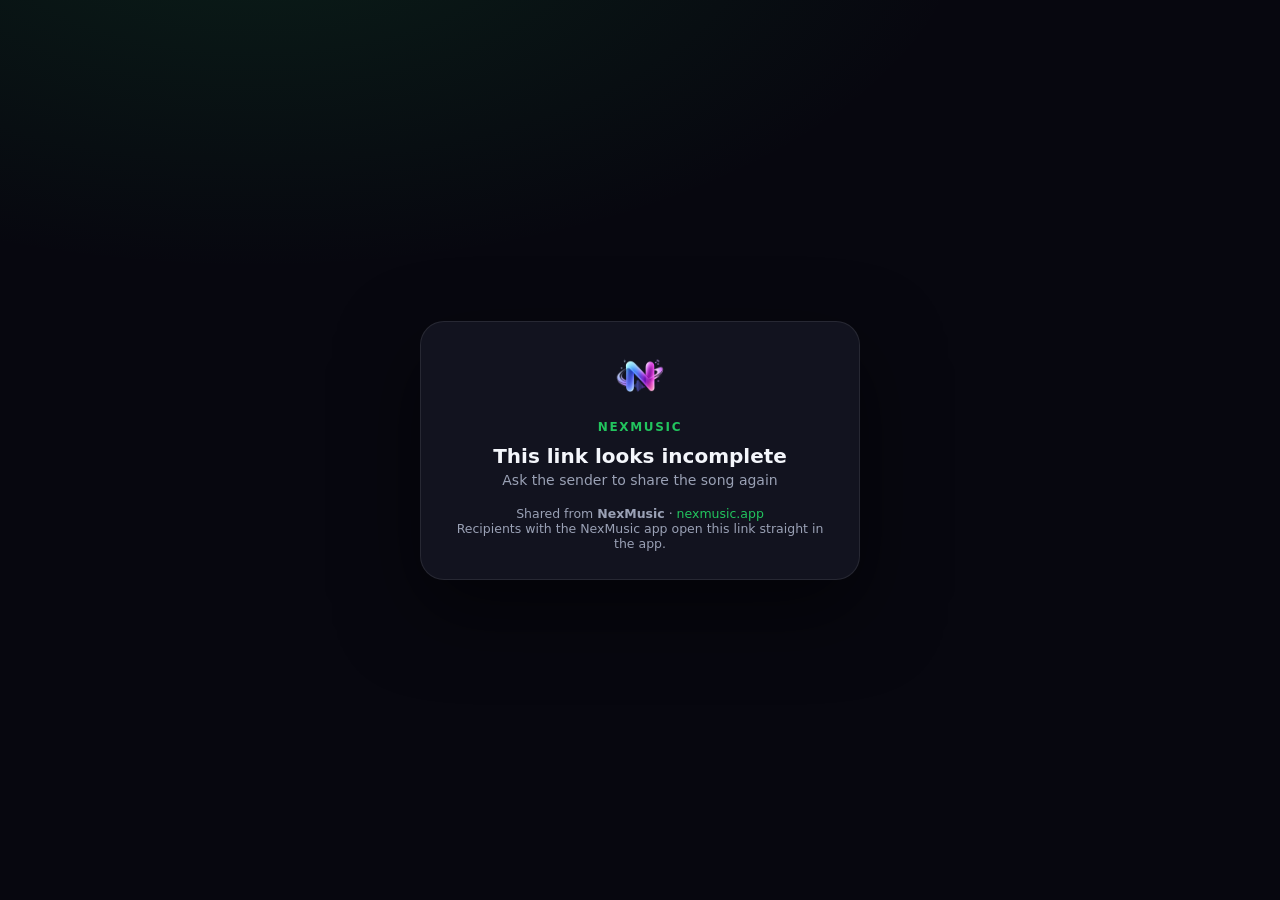
<file: share.html>
<!DOCTYPE html>
<html lang="en">
<head>
<meta charset="UTF-8">
<meta name="viewport" content="width=device-width, initial-scale=1.0">
<title>Shared with NexMusic</title>
<meta name="description" content="A song, playlist or artist shared from NexMusic.">
<meta name="robots" content="noindex">
<meta name="theme-color" content="#07070f">
<link rel="icon" href="assets/favicon.ico" sizes="any">
<style>
  :root { --bg:#07070f; --card:#12131f; --line:rgba(255,255,255,.09); --text:#f4f6fb; --dim:#9aa1b5; --accent:#22c55e; }
  * { margin:0; padding:0; box-sizing:border-box; }
  body {
    min-height:100vh; display:flex; align-items:center; justify-content:center;
    background:radial-gradient(1200px 600px at 20% -10%, rgba(34,197,94,.12), transparent 60%), var(--bg);
    color:var(--text);
    font-family:'Sora',system-ui,-apple-system,'Segoe UI',Roboto,sans-serif;
    padding:24px;
  }
  .card {
    width:100%; max-width:440px; background:var(--card);
    border:1px solid var(--line); border-radius:24px; padding:28px;
    box-shadow:0 30px 80px rgba(0,0,0,.5); text-align:center;
  }
  .logo { width:56px; height:56px; border-radius:16px; margin:0 auto 14px; display:block; }
  .kind { font-size:12px; letter-spacing:.14em; text-transform:uppercase; color:var(--accent); font-weight:700; }
  .title { font-size:20px; font-weight:700; margin:10px 0 4px; word-break:break-word; }
  .by { color:var(--dim); font-size:14px; margin-bottom:18px; word-break:break-word; }
  .cover { width:100%; border-radius:16px; display:block; margin-bottom:20px; aspect-ratio:1/1; object-fit:cover; background:rgba(255,255,255,.05); }
  .btns { display:flex; flex-direction:column; gap:10px; }
  .btn {
    display:flex; align-items:center; justify-content:center; gap:10px;
    padding:14px 18px; border-radius:14px; font-weight:700; font-size:15px;
    text-decoration:none; transition:transform .15s ease, filter .15s ease;
  }
  .btn:active { transform:scale(.98); }
  .primary { background:var(--accent); color:#04120a; }
  .primary:hover { filter:brightness(1.08); }
  .ghost { border:1px solid var(--line); color:var(--text); }
  .ghost:hover { background:rgba(255,255,255,.05); }
  .foot { margin-top:18px; font-size:12.5px; color:var(--dim); }
  .foot a { color:var(--accent); text-decoration:none; }
  .spin { width:22px; height:22px; border:2px solid rgba(255,255,255,.15); border-top-color:var(--accent); border-radius:50%; margin:0 auto; animation:sp 1s linear infinite; }
  @keyframes sp { to { transform:rotate(360deg); } }
</style>
</head>
<body>
  <main class="card">
    <img class="logo" src="assets/logo-512.png" alt="NexMusic">
    <div class="kind" id="kind">SHARED LINK</div>
    <div class="title" id="title"><div class="spin" style="margin-top:10px"></div></div>
    <div class="by" id="by"></div>
    <img class="cover" id="cover" alt="" style="display:none">
    <div class="btns">
      <a class="btn primary" id="app" href="#" style="display:none">♪ Open in the NexMusic app</a>
      <a class="btn ghost" id="listen" href="#" style="display:none">▶ Listen on YouTube Music</a>
      <a class="btn ghost" id="open" href="#" style="display:none">Open on YouTube</a>
    </div>
    <p class="foot" id="noapp" style="display:none">App didn't open? <a href="/" style="color:var(--accent)">Get NexMusic</a> — it plays these links directly, on Windows and Android.</p>
    <p class="foot">Shared from <strong>NexMusic</strong> · <a href="/">nexmusic.app</a><br>Recipients with the NexMusic app open this link straight in the app.</p>
  </main>

<script>
(function () {
  var path = location.pathname.toLowerCase();
  var q = new URLSearchParams(location.search);
  var kindEl = document.getElementById('kind');
  var titleEl = document.getElementById('title');
  var byEl = document.getElementById('by');
  var coverEl = document.getElementById('cover');
  var listen = document.getElementById('listen');
  var open = document.getElementById('open');
  var appBtn = document.getElementById('app');
  var noapp = document.getElementById('noapp');
  var isAndroid = /android/i.test(navigator.userAgent);

  // nexmusic:// opens the Windows app (protocol registered by the desktop app)
  // and the Android app (intent:// with package fallback when it isn't installed).
  function setAppLink(kind, id, webFallback) {
    var schemeLink = 'nexmusic://' + kind;
    if (kind === 'watch') schemeLink += '?v=' + encodeURIComponent(id);
    else if (kind === 'playlist') schemeLink += '?list=' + encodeURIComponent(id);
    else schemeLink += '/' + encodeURIComponent(id);
    if (isAndroid) {
      appBtn.href = 'intent://' + schemeLink.slice('nexmusic://'.length) +
        '#Intent;scheme=nexmusic;package=com.nexapp.nexmusic;S.browser_fallback_url=' +
        encodeURIComponent(webFallback || location.href) + ';end';
    } else {
      appBtn.href = schemeLink;
    }
    appBtn.style.display = 'flex';
    appBtn.addEventListener('click', function () {
      setTimeout(function () {
        if (document.visibilityState === 'visible') noapp.style.display = 'block';
      }, 2500);
    });
  }

  function setCard(kind, title, by, cover) {
    kindEl.textContent = kind;
    titleEl.textContent = title;
    byEl.textContent = by || '';
    if (cover) { coverEl.src = cover; coverEl.style.display = 'block'; }
  }

  var id = q.get('v') || '';
  var list = q.get('list') || '';
  var channel = '';
  var m = path.match(/\/channel\/([A-Za-z0-9_\-]+)/);
  if (m) channel = m[1];

  // Works via the /watch, /playlist, /channel rewrites and also directly as share.html?v=….
  if (id && (path.endsWith('/watch') || (!list && !channel))) {
    setCard('SONG', 'Loading…', '', '');
    var yt = 'https://www.youtube.com/watch?v=' + encodeURIComponent(id);
    var ytm = 'https://music.youtube.com/watch?v=' + encodeURIComponent(id);
    setAppLink('watch', id, ytm);
    listen.href = ytm; listen.style.display = 'flex';
    open.href = yt; open.style.display = 'flex';
    // Try to enrich with the title / channel / thumbnail (best effort).
    try {
      fetch('https://noembed.com/embed?url=' + encodeURIComponent(yt), { signal: AbortSignal.timeout ? AbortSignal.timeout(4000) : undefined })
        .then(function (r) { return r.ok ? r.json() : Promise.reject(0); })
        .then(function (j) {
          if (j && j.title) setCard('SONG', j.title, j.author_name || '', j.thumbnail_url || '');
        })
        .catch(function () { setCard('SONG', 'A shared song', 'Tap below to start listening', ''); });
    } catch (e) { setCard('SONG', 'A shared song', '', ''); }
  } else if (path.endsWith('/playlist') && list) {
    setCard('PLAYLIST', 'Shared playlist', 'Opens in the NexMusic app');
    setAppLink('playlist', list, 'https://music.youtube.com/playlist?list=' + encodeURIComponent(list));
    listen.href = 'https://music.youtube.com/playlist?list=' + encodeURIComponent(list);
    listen.style.display = 'flex';
  } else if (channel) {
    setCard('ARTIST', 'Shared artist', 'Opens in the NexMusic app');
    setAppLink('channel', channel, 'https://music.youtube.com/channel/' + encodeURIComponent(channel));
    listen.href = 'https://music.youtube.com/channel/' + encodeURIComponent(channel);
    listen.textContent = '♪ View on YouTube Music';
    listen.style.display = 'flex';
  } else {
    setCard('NEXMUSIC', 'This link looks incomplete', 'Ask the sender to share the song again');
    document.querySelector('.btns').style.display = 'none';
  }
})();
</script>
</body>
</html>
</file>
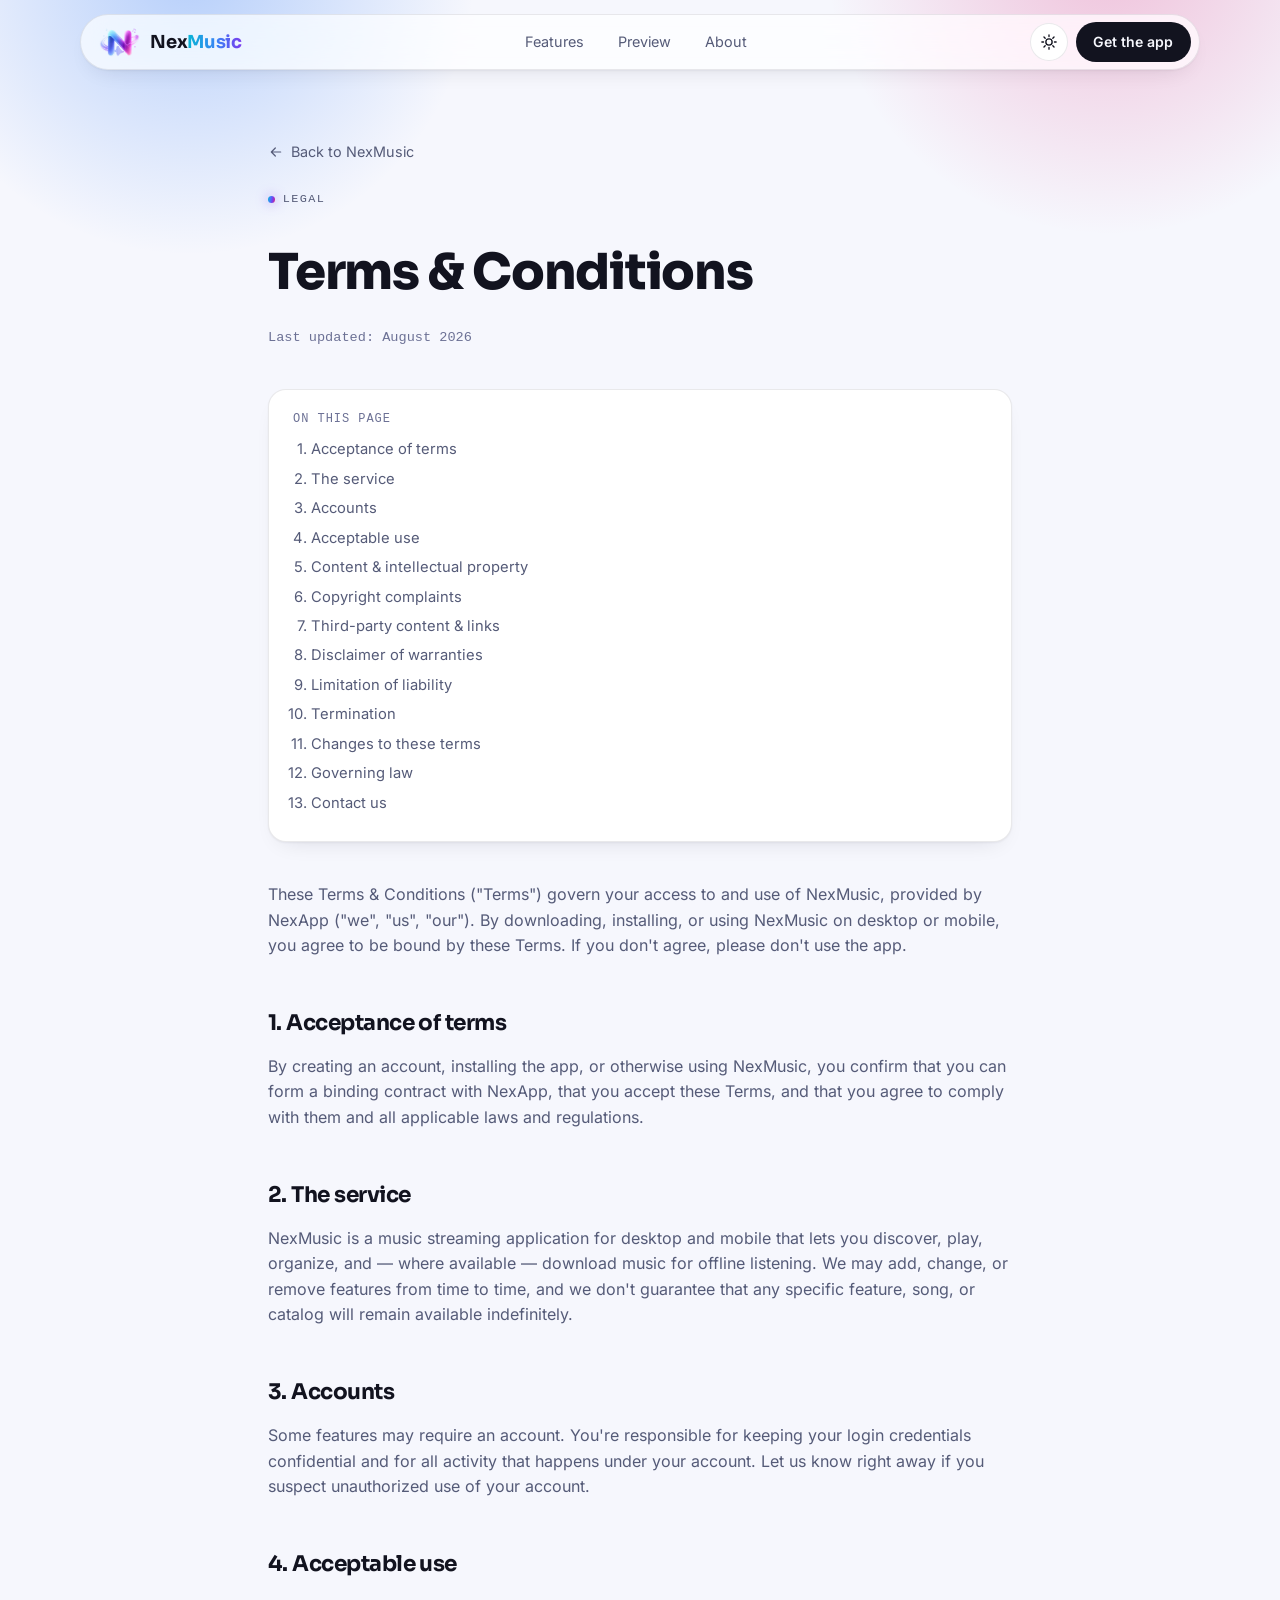
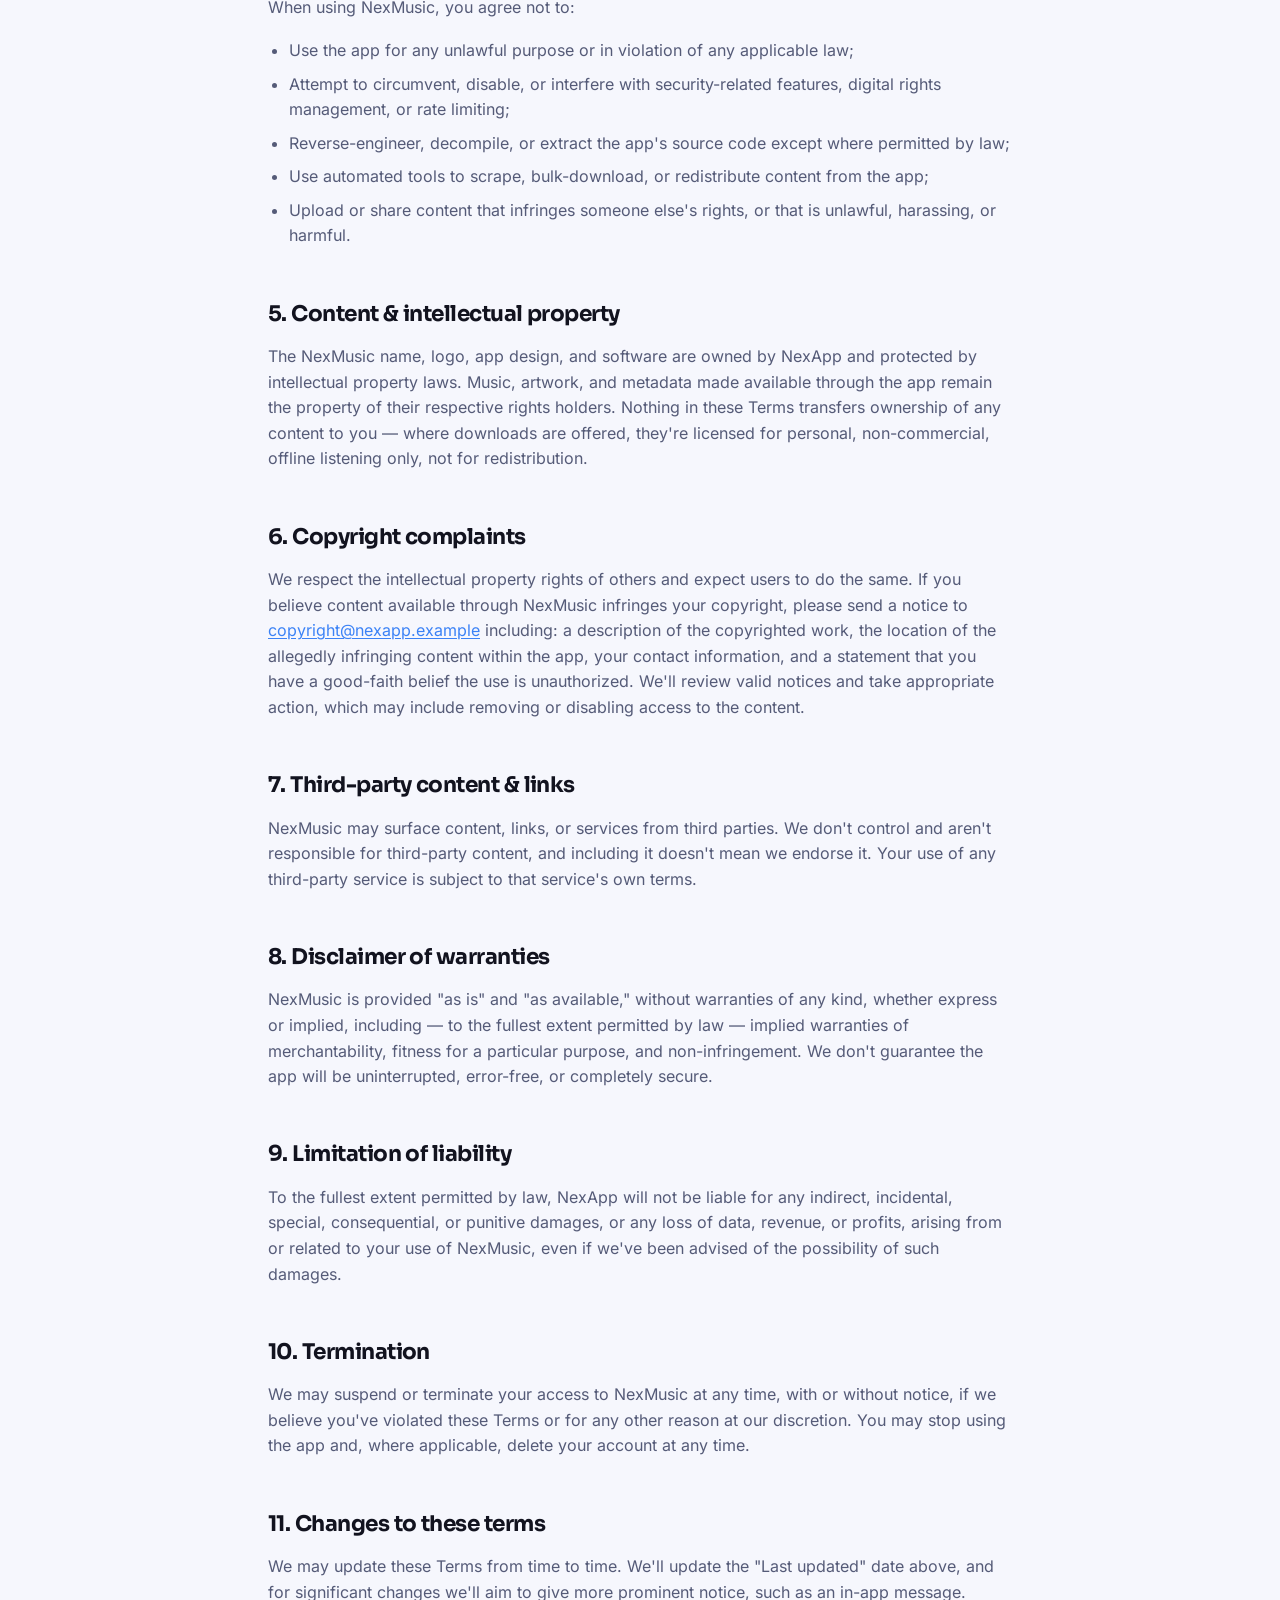
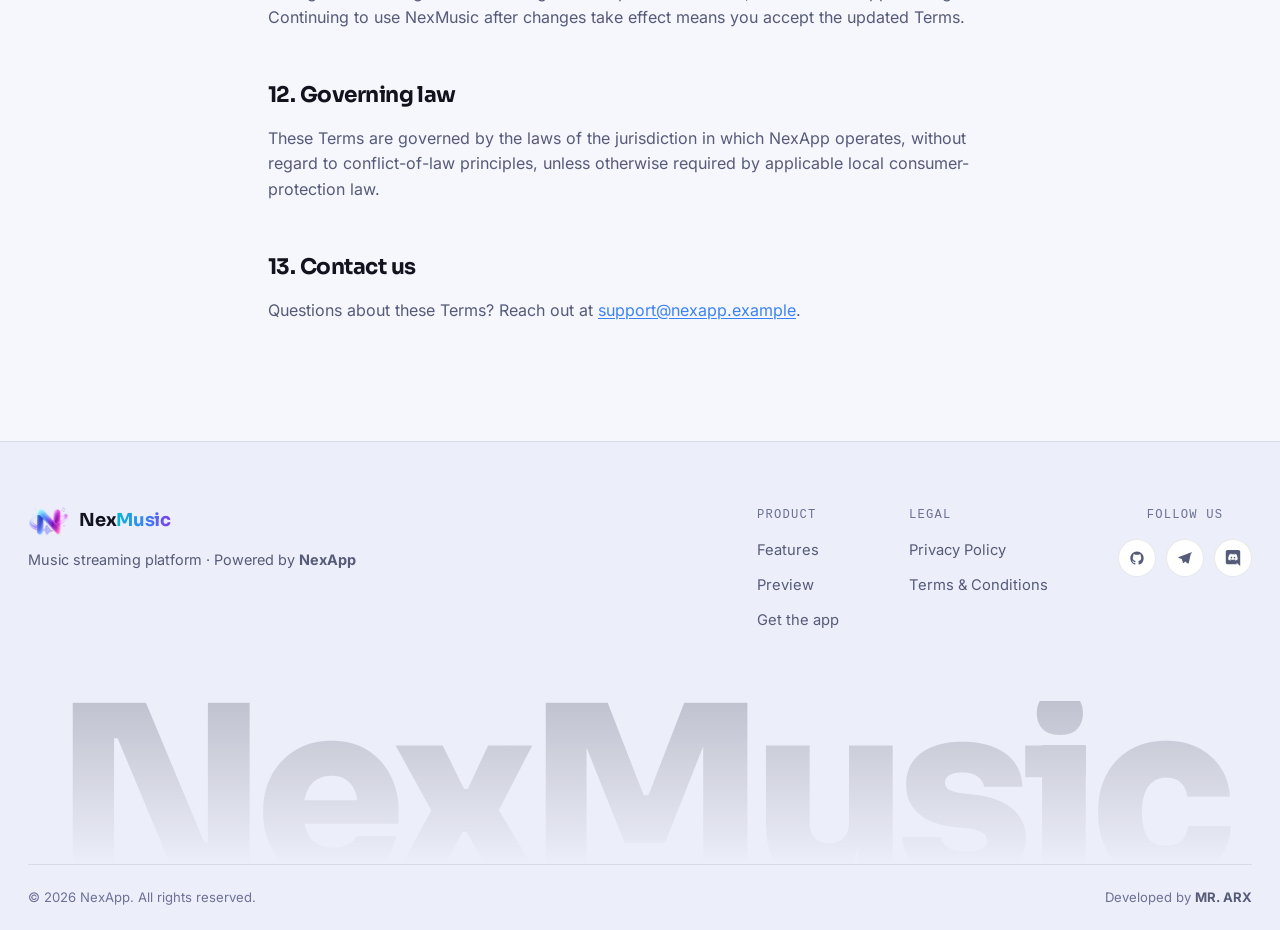
<file: terms-and-conditions.html>
<!DOCTYPE html>
<html lang="en">
<head>
<meta charset="UTF-8">
<meta name="viewport" content="width=device-width, initial-scale=1.0">
<title>Terms &amp; Conditions — NexMusic</title>
<meta name="description" content="The terms that govern your use of NexMusic on desktop and mobile.">
<meta name="color-scheme" content="light dark">
<meta name="theme-color" content="#f6f7fd" id="themeColor">

<link rel="icon" href="assets/favicon.ico" sizes="any">
<link rel="apple-touch-icon" href="assets/apple-touch-icon.png">

<script>
/* apply saved / system theme before first paint (no flash) */
(function(){var d=document.documentElement,t;d.classList.add('js');
try{t=localStorage.getItem('nx-theme')}catch(e){}
if(!t)t=matchMedia('(prefers-color-scheme: dark)').matches?'dark':'light';
d.setAttribute('data-theme',t);
var m=document.getElementById('themeColor');if(m)m.content=t==='dark'?'#07070f':'#f6f7fd';})();
</script>

<link rel="preload" href="assets/fonts/sora.woff2" as="font" type="font/woff2" crossorigin>
<link rel="preload" href="assets/fonts/inter.woff2" as="font" type="font/woff2" crossorigin>
<link rel="stylesheet" href="style.css">
</head>
<body>
<div class="progress" id="progress" aria-hidden="true"></div>

<!-- ============ NAV ============ -->
<header class="nav" id="nav">
  <div class="nav-inner">
    <a href="index.html" class="brand" aria-label="NexMusic home">
      <img src="assets/logo-nav.webp" alt="" width="42" height="30" class="brand-mark">
      <span class="brand-name">Nex<em>Music</em></span>
    </a>

    <nav class="nav-links" id="navLinks" aria-label="Main">
      <a href="index.html#features">Features</a>
      <a href="index.html#player">Preview</a>
      <a href="index.html#about">About</a>
    </nav>

    <div class="nav-actions">
      <button class="theme-toggle" id="themeToggle" aria-label="Toggle dark mode" title="Toggle theme">
        <svg class="i-sun" width="18" height="18" viewBox="0 0 24 24" fill="none"><circle cx="12" cy="12" r="4.2" stroke="currentColor" stroke-width="1.8"/><path d="M12 2.5v2.2M12 19.3v2.2M2.5 12h2.2M19.3 12h2.2M5.3 5.3l1.6 1.6M17.1 17.1l1.6 1.6M18.7 5.3l-1.6 1.6M6.9 17.1l-1.6 1.6" stroke="currentColor" stroke-width="1.8" stroke-linecap="round"/></svg>
        <svg class="i-moon" width="18" height="18" viewBox="0 0 24 24" fill="none"><path d="M20 14.5A8.5 8.5 0 1110 4.2 6.8 6.8 0 0020 14.5z" stroke="currentColor" stroke-width="1.8" stroke-linejoin="round"/></svg>
      </button>
      <a href="https://nexappog.vercel.app/shop/nexmusic" target="_blank" rel="noopener" class="btn btn-ghost">Get the app</a>
      <button class="nav-toggle" id="navToggle" aria-label="Toggle menu" aria-expanded="false">
        <span></span><span></span><span></span>
      </button>
    </div>
  </div>
</header>

<main>
  <div class="legal-bg" aria-hidden="true"></div>
  <section class="legal-hero">
    <a href="index.html" class="legal-nav-back">
      <svg width="16" height="16" viewBox="0 0 24 24" fill="none"><path d="M19 12H5m0 0l6 6m-6-6l6-6" stroke="currentColor" stroke-width="1.8" stroke-linecap="round" stroke-linejoin="round"/></svg>
      Back to NexMusic
    </a>
    <p class="eyebrow"><span class="eyebrow-dot"></span>Legal</p>
    <h1>Terms &amp; Conditions</h1>
    <p class="legal-updated">Last updated: August 2026</p>
  </section>

  <section class="legal-content">
    <div class="legal-toc">
      <h3>On this page</h3>
      <ol>
        <li><a href="#acceptance">Acceptance of terms</a></li>
        <li><a href="#the-service">The service</a></li>
        <li><a href="#accounts">Accounts</a></li>
        <li><a href="#acceptable-use">Acceptable use</a></li>
        <li><a href="#content-ip">Content &amp; intellectual property</a></li>
        <li><a href="#copyright">Copyright complaints</a></li>
        <li><a href="#third-party-content">Third-party content &amp; links</a></li>
        <li><a href="#disclaimer">Disclaimer of warranties</a></li>
        <li><a href="#liability">Limitation of liability</a></li>
        <li><a href="#termination">Termination</a></li>
        <li><a href="#changes-terms">Changes to these terms</a></li>
        <li><a href="#governing-law">Governing law</a></li>
        <li><a href="#contact-terms">Contact us</a></li>
      </ol>
    </div>

    <p>These Terms &amp; Conditions ("Terms") govern your access to and use of NexMusic,
    provided by NexApp ("we", "us", "our"). By downloading, installing, or using NexMusic on
    desktop or mobile, you agree to be bound by these Terms. If you don't agree, please don't
    use the app.</p>

    <h2 id="acceptance">1. Acceptance of terms</h2>
    <p>By creating an account, installing the app, or otherwise using NexMusic, you confirm that
    you can form a binding contract with NexApp, that you accept these Terms, and that you agree
    to comply with them and all applicable laws and regulations.</p>

    <h2 id="the-service">2. The service</h2>
    <p>NexMusic is a music streaming application for desktop and mobile that lets you discover,
    play, organize, and — where available — download music for offline listening. We may add,
    change, or remove features from time to time, and we don't guarantee that any specific
    feature, song, or catalog will remain available indefinitely.</p>

    <h2 id="accounts">3. Accounts</h2>
    <p>Some features may require an account. You're responsible for keeping your login
    credentials confidential and for all activity that happens under your account. Let us know
    right away if you suspect unauthorized use of your account.</p>

    <h2 id="acceptable-use">4. Acceptable use</h2>
    <p>When using NexMusic, you agree not to:</p>
    <ul>
      <li>Use the app for any unlawful purpose or in violation of any applicable law;</li>
      <li>Attempt to circumvent, disable, or interfere with security-related features, digital
      rights management, or rate limiting;</li>
      <li>Reverse-engineer, decompile, or extract the app's source code except where permitted
      by law;</li>
      <li>Use automated tools to scrape, bulk-download, or redistribute content from the app;</li>
      <li>Upload or share content that infringes someone else's rights, or that is unlawful,
      harassing, or harmful.</li>
    </ul>

    <h2 id="content-ip">5. Content &amp; intellectual property</h2>
    <p>The NexMusic name, logo, app design, and software are owned by NexApp and protected by
    intellectual property laws. Music, artwork, and metadata made available through the app
    remain the property of their respective rights holders. Nothing in these Terms transfers
    ownership of any content to you — where downloads are offered, they're licensed for personal,
    non-commercial, offline listening only, not for redistribution.</p>

    <h2 id="copyright">6. Copyright complaints</h2>
    <p>We respect the intellectual property rights of others and expect users to do the same. If
    you believe content available through NexMusic infringes your copyright, please send a
    notice to <a href="mailto:copyright@nexapp.example">copyright@nexapp.example</a> including:
    a description of the copyrighted work, the location of the allegedly infringing content
    within the app, your contact information, and a statement that you have a good-faith belief
    the use is unauthorized. We'll review valid notices and take appropriate action, which may
    include removing or disabling access to the content.</p>

    <h2 id="third-party-content">7. Third-party content &amp; links</h2>
    <p>NexMusic may surface content, links, or services from third parties. We don't control and
    aren't responsible for third-party content, and including it doesn't mean we endorse it.
    Your use of any third-party service is subject to that service's own terms.</p>

    <h2 id="disclaimer">8. Disclaimer of warranties</h2>
    <p>NexMusic is provided "as is" and "as available," without warranties of any kind, whether
    express or implied, including — to the fullest extent permitted by law — implied warranties
    of merchantability, fitness for a particular purpose, and non-infringement. We don't
    guarantee the app will be uninterrupted, error-free, or completely secure.</p>

    <h2 id="liability">9. Limitation of liability</h2>
    <p>To the fullest extent permitted by law, NexApp will not be liable for any indirect,
    incidental, special, consequential, or punitive damages, or any loss of data, revenue, or
    profits, arising from or related to your use of NexMusic, even if we've been advised of the
    possibility of such damages.</p>

    <h2 id="termination">10. Termination</h2>
    <p>We may suspend or terminate your access to NexMusic at any time, with or without notice,
    if we believe you've violated these Terms or for any other reason at our discretion. You may
    stop using the app and, where applicable, delete your account at any time.</p>

    <h2 id="changes-terms">11. Changes to these terms</h2>
    <p>We may update these Terms from time to time. We'll update the "Last updated" date above,
    and for significant changes we'll aim to give more prominent notice, such as an in-app
    message. Continuing to use NexMusic after changes take effect means you accept the updated
    Terms.</p>

    <h2 id="governing-law">12. Governing law</h2>
    <p>These Terms are governed by the laws of the jurisdiction in which NexApp operates, without
    regard to conflict-of-law principles, unless otherwise required by applicable local
    consumer-protection law.</p>

    <h2 id="contact-terms">13. Contact us</h2>
    <p>Questions about these Terms? Reach out at
    <a href="mailto:support@nexapp.example">support@nexapp.example</a>.</p>
  </section>
</main>

<!-- ============ FOOTER ============ -->
<footer class="footer" id="about">
  <div class="footer-inner">
    <div class="footer-brand">
      <a href="index.html" class="brand">
        <img src="assets/logo-nav.webp" alt="" width="42" height="30" class="brand-mark" loading="lazy">
        <span class="brand-name">Nex<em>Music</em></span>
      </a>
      <p>Music streaming platform · Powered by <strong>NexApp</strong></p>
    </div>

    <div class="footer-links">
      <div class="footer-col">
        <h4>Product</h4>
        <a href="index.html#features">Features</a>
        <a href="index.html#player">Preview</a>
        <a href="https://nexappog.vercel.app/shop/nexmusic" target="_blank" rel="noopener">Get the app</a>
      </div>
      <div class="footer-col">
        <h4>Legal</h4>
        <a href="privacy-policy.html">Privacy Policy</a>
        <a href="terms-and-conditions.html">Terms &amp; Conditions</a>
      </div>
      <div class="footer-col footer-col-social">
        <h4>Follow us</h4>
        <div class="social-row">
          <a href="https://github.com/nexerisltd" target="_blank" rel="noopener" aria-label="GitHub" class="social-btn"><svg width="16" height="16" viewBox="0 0 24 24" fill="currentColor"><g transform="translate(0.0,0.13)"><path d="M12 2C6.48 2 2 6.5 2 12.06c0 4.45 2.87 8.22 6.84 9.55.5.1.68-.22.68-.48 0-.24-.01-1.02-.01-1.85-2.78.6-3.37-1.19-3.37-1.19-.45-1.16-1.11-1.47-1.11-1.47-.9-.63.07-.62.07-.62 1 .07 1.53 1.05 1.53 1.05.9 1.53 2.34 1.09 2.91.83.09-.65.35-1.09.63-1.34-2.22-.25-4.56-1.13-4.56-5.02 0-1.11.39-2.02 1.03-2.73-.1-.25-.45-1.28.1-2.67 0 0 .84-.27 2.75 1.04a9.3 9.3 0 015 0c1.91-1.31 2.75-1.04 2.75-1.04.55 1.39.2 2.42.1 2.67.64.71 1.03 1.62 1.03 2.73 0 3.9-2.34 4.76-4.57 5.01.36.32.68.94.68 1.9 0 1.37-.01 2.47-.01 2.81 0 .27.18.58.69.48A10.07 10.07 0 0022 12.06C22 6.5 17.52 2 12 2z"/></g></svg></a>
          <a href="https://t.me/nexerisltd" target="_blank" rel="noopener" aria-label="Telegram" class="social-btn"><svg width="16" height="16" viewBox="0 0 24 24" fill="currentColor"><g transform="translate(0.136,0.912)"><path d="M21.9 4.1c.28-1.2-.46-1.68-1.34-1.35L2.66 9.63c-1.16.46-1.15 1.13-.2 1.42l4.53 1.42 1.74 5.33c.21.58.39.8.79.8.31 0 .48-.15.7-.38l1.9-1.83 3.98 2.94c.73.4 1.26.2 1.44-.68l2.9-13.7-.34.16z"/></g></svg></a>
          <a href="https://discord.gg/DjHkpBP6Hp" target="_blank" rel="noopener" aria-label="Discord" class="social-btn"><svg width="16" height="16" viewBox="0 0 24 24" fill="currentColor"><path d="M20.222 0c1.406 0 2.54 1.137 2.607 2.475V24l-2.677-2.273-1.47-1.338-1.604-1.398.67 2.205H3.71c-1.402 0-2.54-1.065-2.54-2.476V2.475C1.17 1.137 2.31 0 3.715 0zm-6.118 5.683h-.03l-.202.2c2.073.6 3.076 1.537 3.076 1.537-1.336-.668-2.54-1.002-3.744-1.137-.87-.135-1.74-.064-2.475 0h-.2c-.47 0-1.47.2-2.81.735-.467.2-.735.335-.735.335s1.002-1.002 3.21-1.537l-.135-.135s-1.672-.064-3.477 1.27c0 0-1.805 3.144-1.805 7.02 0 0 1 1.74 3.677 1.806 0 0 .4-.533.805-1.002-1.535-.468-2.14-1.404-2.14-1.404s.135.066.335.2h.06c.03 0 .044.015.06.03v.006c.016.015.03.03.06.03.33.136.66.27.93.4.466.202 1.065.403 1.8.536.93.135 1.996.2 3.21 0 .6-.135 1.2-.267 1.8-.535.39-.2.87-.4 1.34-.737 0 0-.6.936-2.205 1.404.33.466.795 1 .795 1 2.68-.06 3.744-1.8 3.744-1.8 0-3.87-1.83-7.02-1.83-7.02-1.635-1.214-3.165-1.26-3.435-1.26l.056-.02zm.168 4.413c.703 0 1.27.6 1.27 1.335 0 .74-.57 1.34-1.27 1.34-.7 0-1.27-.6-1.27-1.34 0-.735.556-1.335 1.27-1.335zm-4.543 0c.7 0 1.27.6 1.27 1.335 0 .74-.57 1.34-1.27 1.34-.7 0-1.27-.6-1.27-1.34 0-.735.57-1.335 1.27-1.335z"/></svg></a>
        </div>
      </div>
    </div>
  </div>

  <div class="footer-mark" aria-hidden="true">NexMusic</div>

  <div class="footer-bottom">
    <p>© <span id="year">2026</span> NexApp. All rights reserved.</p>
    <p>Developed by <strong>MR. ARX</strong></p>
  </div>
</footer>

<script src="script.js" defer></script>
</body>
</html>
</file>
<file: style.css>
/* =========================================================
   NexMusic — design system (light + dark)
   Type:  Sora (display) · Inter (body) · system mono (labels)
   Fonts are self-hosted + subset (assets/fonts) — zero external requests.
   All animations use transform/opacity only (GPU friendly) and pause
   automatically when off-screen (see script.js).
   ========================================================= */

@font-face{ font-family:"Sora";  src:url(assets/fonts/sora.woff2)  format("woff2"); font-weight:400 800; font-style:normal; font-display:swap; }
@font-face{ font-family:"Inter"; src:url(assets/fonts/inter.woff2) format("woff2"); font-weight:400 700; font-style:normal; font-display:swap; }

:root{
  color-scheme:light;
  --bg:#f6f7fd;
  --bg-soft:#eceef9;
  --panel:#ffffff;
  --panel-2:#f8f9ff;
  --line:rgba(18,20,40,.09);
  --line-strong:rgba(18,20,40,.2);
  --text:#12131f;
  --muted:#555b78;
  --muted-2:#6c7195;

  --cyan:#06b6d4;
  --blue:#3b82f6;
  --purple:#7c3aed;
  --pink:#db2777;

  --grad-1:linear-gradient(90deg,var(--cyan),var(--blue) 55%,var(--purple));
  --grad-2:linear-gradient(90deg,var(--purple),var(--pink));
  --grad-full:linear-gradient(100deg,var(--cyan) 0%,var(--blue) 32%,var(--purple) 65%,var(--pink) 100%);

  --glass:rgba(255,255,255,.7);
  --glass-solid:rgba(255,255,255,.96);
  --aurora-a:rgba(59,130,246,.34);
  --aurora-b:rgba(219,39,119,.26);
  --aurora-c:rgba(124,58,237,.26);
  --dot:rgba(18,20,40,.16);
  --spot:rgba(124,58,237,.11);
  --viz-a:#f3f5ff;
  --viz-b:#fbf6ff;
  --card-ring:rgba(255,255,255,.6);

  --radius-xl:36px;
  --radius-lg:28px;
  --radius-md:18px;
  --radius-sm:12px;

  --font-display:"Sora","Inter",system-ui,sans-serif;
  --font-body:"Inter",system-ui,-apple-system,"Segoe UI",Roboto,sans-serif;
  --font-mono:ui-monospace,"SF Mono","JetBrains Mono",Menlo,Consolas,monospace;

  --ease:cubic-bezier(.16,.84,.44,1);
  --shadow-sm:0 1px 2px rgba(18,20,40,.05),0 10px 24px -14px rgba(18,20,40,.16);
  --shadow-lg:0 30px 70px -28px rgba(40,30,90,.35);
}

:root[data-theme="dark"]{
  color-scheme:dark;
  --bg:#07070f;
  --bg-soft:#0d0d19;
  --panel:#11111d;
  --panel-2:#161624;
  --line:rgba(255,255,255,.09);
  --line-strong:rgba(255,255,255,.2);
  --text:#f3f4fb;
  --muted:#a4a9c8;
  --muted-2:#8187ad;
  --glass:rgba(18,18,32,.66);
  --glass-solid:rgba(20,20,34,.96);
  --aurora-a:rgba(59,130,246,.24);
  --aurora-b:rgba(219,39,119,.2);
  --aurora-c:rgba(124,58,237,.3);
  --dot:rgba(255,255,255,.14);
  --spot:rgba(124,58,237,.2);
  --viz-a:#12122200;
  --viz-b:#1a1230;
  --card-ring:rgba(255,255,255,.08);
  --shadow-sm:0 1px 2px rgba(0,0,0,.4),0 10px 24px -14px rgba(0,0,0,.7);
  --shadow-lg:0 30px 80px -28px rgba(0,0,0,.85);
}

*,*::before,*::after{ box-sizing:border-box; }
html{ scroll-behavior:smooth; scroll-padding-top:90px; }
::selection{ background:var(--purple); color:#fff; }

body{
  margin:0;
  background:var(--bg);
  color:var(--text);
  font-family:var(--font-body);
  font-size:16px;
  line-height:1.6;
  -webkit-font-smoothing:antialiased;
  -webkit-text-size-adjust:100%;
  overflow-x:hidden;
  transition:background-color .4s var(--ease),color .4s var(--ease);
}

img,svg{ max-width:100%; }
img{ display:block; height:auto; }
a{ color:inherit; text-decoration:none; }
button{ font-family:inherit; cursor:pointer; background:none; border:none; color:inherit; padding:0; }
h1,h2,h3,h4{ font-family:var(--font-display); margin:0; font-weight:700; letter-spacing:-.025em; text-wrap:balance; }
p{ margin:0; }
:focus-visible{ outline:2px solid var(--blue); outline-offset:3px; border-radius:6px; }

.sr-only{ position:absolute; width:1px; height:1px; overflow:hidden; clip:rect(0 0 0 0); white-space:nowrap; }

.grad-text{
  background:var(--grad-1);
  background-size:200% 100%;
  -webkit-background-clip:text; background-clip:text;
  color:transparent;
  animation:grad-shift 7s ease-in-out infinite alternate;
}
.grad-text.alt{ background-image:var(--grad-2); background-size:200% 100%; }
@keyframes grad-shift{ from{ background-position:0% 50%; } to{ background-position:100% 50%; } }

/* ---------- reveal on scroll (only hidden when JS is running) ---------- */
.js [data-fade]{
  opacity:0; transform:translateY(26px) scale(.985);
  transition:opacity .9s var(--ease),transform .9s var(--ease);
  transition-delay:var(--delay,0ms);
}
.js [data-fade].in{ opacity:1; transform:none; }

/* off-screen sections stop their infinite animations */
.is-off *,.is-off *::before,.is-off *::after{ animation-play-state:paused !important; }

@media (prefers-reduced-motion:reduce){
  *,*::before,*::after{ animation-duration:.001ms !important; animation-iteration-count:1 !important; transition-duration:.001ms !important; scroll-behavior:auto !important; }
  .js [data-fade]{ opacity:1; transform:none; }
}

/* ---------- scroll progress ---------- */
.progress{
  position:fixed; top:0; left:0; right:0; height:3px; z-index:70;
  background:var(--grad-full); transform:scaleX(0); transform-origin:0 50%;
  pointer-events:none;
}

/* ---------- buttons ---------- */
.btn{
  position:relative; overflow:hidden;
  display:inline-flex; align-items:center; justify-content:center; gap:.55em;
  padding:.9em 1.6em; border-radius:999px;
  font-weight:600; font-size:.95rem; white-space:nowrap;
  transition:transform .3s var(--ease),box-shadow .3s var(--ease),background-color .3s,border-color .3s,color .3s;
}
.btn svg{ flex:none; }
.btn-primary{
  background:var(--grad-full); background-size:160% 100%; background-position:0 50%;
  color:#fff;
  box-shadow:0 14px 30px -12px rgba(124,58,237,.6);
}
.btn-primary::after{
  content:""; position:absolute; inset:0; pointer-events:none;
  background:linear-gradient(110deg,transparent 35%,rgba(255,255,255,.5) 50%,transparent 65%);
  transform:translateX(-130%);
  animation:sheen 4.2s ease-in-out 1.4s infinite;
}
@keyframes sheen{ 0%{ transform:translateX(-130%); } 45%,100%{ transform:translateX(130%); } }
.btn-primary:hover{ transform:translateY(-3px); background-position:100% 50%; box-shadow:0 20px 38px -12px rgba(124,58,237,.7); }
.btn-primary:active{ transform:translateY(-1px) scale(.98); }
.btn-outline{ border:1px solid var(--line-strong); color:var(--text); background:var(--glass); backdrop-filter:blur(8px); }
.btn-outline:hover{ transform:translateY(-3px); border-color:var(--blue); color:var(--blue); }
.btn-ghost{ padding:.62em 1.25em; font-size:.88rem; background:var(--text); color:var(--bg); }
.btn-ghost:hover{ transform:translateY(-2px); box-shadow:0 10px 22px -10px rgba(124,58,237,.6); background:var(--purple); color:#fff; }
.btn-light{ background:#fff; color:#12131f; box-shadow:0 14px 30px -14px rgba(0,0,0,.5); }
.btn-light:hover{ transform:translateY(-3px); }
.btn-line-light{ border:1px solid rgba(255,255,255,.35); color:#fff; }
.btn-line-light:hover{ transform:translateY(-3px); background:rgba(255,255,255,.1); }

/* ---------- eyebrow ---------- */
.eyebrow{
  display:inline-flex; align-items:center; gap:.65em;
  font-family:var(--font-mono); font-size:.74rem; letter-spacing:.12em; text-transform:uppercase;
  color:var(--muted); margin:0 0 1.2em;
}
.eyebrow.pill{ padding:.5em 1.05em; border-radius:999px; background:var(--glass); border:1px solid var(--line); backdrop-filter:blur(8px); box-shadow:var(--shadow-sm); }
.eyebrow.center{ justify-content:center; width:100%; }
.eyebrow-dot{
  width:7px; height:7px; border-radius:50%; background:var(--grad-full);
  box-shadow:0 0 12px rgba(124,58,237,.6);
  animation:pulse-dot 2.2s ease-in-out infinite;
}
@keyframes pulse-dot{ 0%,100%{ opacity:1; transform:scale(1); } 50%{ opacity:.5; transform:scale(1.4); } }

/* =========================================================
   NAV — floating glass pill
   ========================================================= */
.nav{ position:fixed; top:14px; left:0; right:0; z-index:60; padding:0 14px; pointer-events:none; }
.nav-inner{
  pointer-events:auto;
  max-width:1120px; margin:0 auto;
  display:flex; align-items:center; justify-content:space-between; gap:16px;
  padding:7px 8px 7px 18px; border-radius:999px;
  background:var(--glass); border:1px solid var(--line);
  backdrop-filter:blur(18px) saturate(160%); -webkit-backdrop-filter:blur(18px) saturate(160%);
  box-shadow:var(--shadow-sm);
  transition:box-shadow .4s var(--ease),background-color .4s;
}
.nav.scrolled .nav-inner{ box-shadow:var(--shadow-lg); }
.brand{ display:flex; align-items:center; gap:10px; }
.brand-mark{ height:30px; width:auto; transition:transform .5s var(--ease); }
.brand:hover .brand-mark{ transform:rotate(-8deg) scale(1.1); }
.brand-name{ font-family:var(--font-display); font-weight:700; font-size:1.12rem; letter-spacing:-.02em; }
.brand-name em{ font-style:normal; background:var(--grad-1); -webkit-background-clip:text; background-clip:text; color:transparent; }

.nav-links{ display:flex; gap:2px; }
.nav-links a{ position:relative; padding:8px 16px; border-radius:999px; font-size:.9rem; color:var(--muted); transition:color .25s,background-color .25s; }
.nav-links a:hover{ color:var(--text); background:var(--bg-soft); }
.nav-links a.is-active{ color:var(--text); background:var(--bg-soft); }

.nav-actions{ display:flex; align-items:center; gap:8px; }
.theme-toggle{
  position:relative; width:38px; height:38px; border-radius:50%;
  display:grid; place-items:center; color:var(--text);
  border:1px solid var(--line); background:var(--panel);
  transition:transform .4s var(--ease),border-color .25s;
}
.theme-toggle:hover{ transform:rotate(18deg) scale(1.06); border-color:var(--purple); }
.theme-toggle svg{ position:absolute; transition:transform .5s var(--ease),opacity .3s; }
.theme-toggle .i-moon{ opacity:0; transform:rotate(-70deg) scale(.5); }
:root[data-theme="dark"] .theme-toggle .i-sun{ opacity:0; transform:rotate(70deg) scale(.5); }
:root[data-theme="dark"] .theme-toggle .i-moon{ opacity:1; transform:none; }

.nav-toggle{ display:none; flex-direction:column; justify-content:center; gap:5px; width:38px; height:38px; padding:0 10px; border-radius:50%; border:1px solid var(--line); background:var(--panel); }
.nav-toggle span{ height:2px; background:var(--text); border-radius:2px; transition:transform .3s var(--ease),opacity .2s; }
.nav-toggle[aria-expanded="true"] span:nth-child(1){ transform:translateY(7px) rotate(45deg); }
.nav-toggle[aria-expanded="true"] span:nth-child(2){ opacity:0; }
.nav-toggle[aria-expanded="true"] span:nth-child(3){ transform:translateY(-7px) rotate(-45deg); }

/* =========================================================
   HERO
   ========================================================= */
.hero{ position:relative; padding:132px 28px 0; overflow:hidden; }

.aurora{ position:absolute; inset:0; z-index:0; pointer-events:none; overflow:hidden; }
.aurora i{
  position:absolute; width:56vmax; height:56vmax; border-radius:50%;
  background:radial-gradient(circle,var(--c) 0%,transparent 62%);
  will-change:transform;
}
.aurora i:nth-child(1){ --c:var(--aurora-a); top:-30vmax; left:-14vmax; animation:drift-a 26s ease-in-out infinite alternate; }
.aurora i:nth-child(2){ --c:var(--aurora-b); top:-24vmax; right:-18vmax; animation:drift-b 30s ease-in-out infinite alternate; }
.aurora i:nth-child(3){ --c:var(--aurora-c); top:6vmax; left:30%; width:44vmax; height:44vmax; animation:drift-c 34s ease-in-out infinite alternate; }
@keyframes drift-a{ to{ transform:translate3d(14vmax,8vmax,0) scale(1.15); } }
@keyframes drift-b{ to{ transform:translate3d(-12vmax,10vmax,0) scale(.9); } }
@keyframes drift-c{ to{ transform:translate3d(-10vmax,-4vmax,0) scale(1.2); } }

.hero::before{
  content:""; position:absolute; inset:0; z-index:0; pointer-events:none;
  background-image:radial-gradient(var(--dot) 1px,transparent 1.4px);
  background-size:30px 30px;
  -webkit-mask-image:radial-gradient(ellipse 70% 60% at 50% 30%,#000,transparent 75%);
          mask-image:radial-gradient(ellipse 70% 60% at 50% 30%,#000,transparent 75%);
}

.hero-inner{
  position:relative; z-index:1;
  max-width:1240px; margin:0 auto;
  display:grid; grid-template-columns:minmax(0,1.3fr) minmax(0,.9fr); gap:40px; align-items:center;
  padding-bottom:84px;
}

.rise{ animation:rise .95s var(--ease) both; animation-delay:calc(var(--d,0) * 1ms); }
@keyframes rise{ from{ opacity:0; transform:translateY(28px); } to{ opacity:1; transform:none; } }

.hero-title{ font-size:clamp(2.6rem,4.5vw,4.3rem); line-height:1.04; letter-spacing:-.035em; margin-bottom:.45em; font-weight:800; }
.hero-title .line{ display:block; }
.hero-title .w{ display:inline-block; overflow:hidden; vertical-align:bottom; padding:0 .04em .14em; margin:0 -.04em -.14em; }
.hero-title .wi{ display:inline-block; transform:translateY(115%); animation:word-up 1s var(--ease) forwards; animation-delay:calc(var(--i) * 80ms + 120ms); }
@keyframes word-up{ to{ transform:none; } }

.hero-sub{ color:var(--muted); font-size:1.12rem; max-width:530px; margin-bottom:2.1em; }
.hero-cta{ display:flex; align-items:center; gap:14px; flex-wrap:wrap; margin-bottom:2.6em; }

.hero-stats{ display:flex; flex-wrap:wrap; gap:.8em; }
.stat{
  display:inline-flex; align-items:center; gap:.55em; padding:.45em .95em .45em .5em;
  font-size:.84rem; color:var(--muted);
  background:var(--glass); border:1px solid var(--line); border-radius:999px; backdrop-filter:blur(8px);
  transition:transform .3s var(--ease),border-color .3s,color .3s;
}
.stat:hover{ transform:translateY(-3px); border-color:var(--blue); color:var(--text); }
.stat-icon{ width:24px; height:24px; border-radius:50%; display:grid; place-items:center; font-size:.78rem; color:#fff; background:var(--grad-1); }
.stat:nth-child(2) .stat-icon{ background:var(--grad-2); }
.stat:nth-child(3) .stat-icon{ background:linear-gradient(135deg,var(--cyan),var(--purple)); }
.stat:nth-child(4) .stat-icon{ background:linear-gradient(135deg,var(--blue),var(--pink)); }

/* ---------- 3D tilt stage ---------- */
.hero-art{ display:flex; justify-content:center; align-items:center; }
.tilt-stage{
  width:min(420px,100%); aspect-ratio:1; position:relative; perspective:1400px;
  animation:stage-in 1.3s var(--ease) .15s both;
}
@keyframes stage-in{ from{ opacity:0; transform:scale(.8) translateY(30px); } to{ opacity:1; transform:none; } }
.stage-glow{
  position:absolute; inset:8%; border-radius:50%;
  background:radial-gradient(circle,rgba(124,58,237,.34),rgba(59,130,246,.16) 45%,transparent 70%);
  animation:glow-breathe 5s ease-in-out infinite;
}
@keyframes glow-breathe{ 0%,100%{ transform:scale(.92); opacity:.8; } 50%{ transform:scale(1.08); opacity:1; } }
.tilt-inner{
  position:absolute; inset:0; transform-style:preserve-3d;
  display:flex; align-items:center; justify-content:center;
  will-change:transform;
}
.tilt-layer{ position:absolute; transform:translateZ(var(--depth,0px)); }
.hero-logo{ width:72%; filter:drop-shadow(0 26px 40px rgba(99,70,230,.35)); animation:float-logo 6s ease-in-out infinite; }
@keyframes float-logo{ 0%,100%{ transform:translateZ(var(--depth)) translateY(0) rotate(-1deg); } 50%{ transform:translateZ(var(--depth)) translateY(-16px) rotate(1deg); } }

.layer-ring{ border-radius:50%; border:1px solid var(--line-strong); }
.ring-1{ width:92%; aspect-ratio:1; border-color:rgba(59,130,246,.4); animation:spin 28s linear infinite; }
.ring-2{ width:70%; aspect-ratio:1; border:1px dashed rgba(219,39,119,.45); animation:spin 22s linear infinite reverse; }
.ring-1::after,.ring-2::after{
  content:""; position:absolute; top:-5px; left:50%; width:10px; height:10px; margin-left:-5px; border-radius:50%;
  background:var(--blue); box-shadow:0 0 16px 3px rgba(59,130,246,.7);
}
.ring-2::after{ background:var(--pink); box-shadow:0 0 16px 3px rgba(219,39,119,.7); top:auto; bottom:-5px; }
@keyframes spin{ to{ transform:translateZ(var(--depth)) rotate(360deg); } }

.mini-eq{ bottom:3%; display:flex; align-items:flex-end; gap:4px; height:30px; }
.mini-eq span{ width:4px; height:100%; background:var(--grad-1); border-radius:3px; transform-origin:bottom; animation:eq-bounce 1.1s ease-in-out infinite; }
.mini-eq span:nth-child(1){ animation-delay:-.0s; --lo:.25; } .mini-eq span:nth-child(2){ animation-delay:-.1s; --lo:.5; }
.mini-eq span:nth-child(3){ animation-delay:-.2s; --lo:.3; }  .mini-eq span:nth-child(4){ animation-delay:-.3s; --lo:.6; }
.mini-eq span:nth-child(5){ animation-delay:-.15s; --lo:.35; } .mini-eq span:nth-child(6){ animation-delay:-.25s; --lo:.2; }
.mini-eq span:nth-child(7){ animation-delay:-.05s; --lo:.45; }
@keyframes eq-bounce{ 0%,100%{ transform:scaleY(var(--lo,.3)); } 50%{ transform:scaleY(1); } }

.chip{
  display:flex; align-items:center; gap:.6em;
  font-family:var(--font-mono); font-size:.72rem; font-weight:500; white-space:nowrap;
  background:var(--glass-solid); border:1px solid var(--line); border-radius:999px;
  padding:.55em 1.05em; box-shadow:var(--shadow-sm); color:var(--muted);
}
.chip-a{ top:9%; left:-2%; }
.chip-b{ bottom:20%; right:-4%; }
.chip-c{ top:30%; right:-6%; padding:.5em .9em .5em .6em; color:var(--text); }
.chip-a,.chip-b,.chip-c{ animation:chip-bob 5s ease-in-out infinite; }
.chip-b{ animation-delay:-1.6s; } .chip-c{ animation-delay:-3s; }
@keyframes chip-bob{ 0%,100%{ transform:translateZ(var(--depth)) translateY(0); } 50%{ transform:translateZ(var(--depth)) translateY(-9px); } }
.chip-c .mini-bars{ display:flex; align-items:flex-end; gap:2px; height:12px; }
.chip-c .mini-bars i{ width:2.5px; height:100%; background:var(--pink); border-radius:2px; transform-origin:bottom; animation:eq-bounce .9s ease-in-out infinite; }
.chip-c .mini-bars i:nth-child(2){ animation-delay:-.3s; } .chip-c .mini-bars i:nth-child(3){ animation-delay:-.6s; }
.chip-dot{ width:7px; height:7px; border-radius:50%; background:#22c55e; box-shadow:0 0 8px #22c55e; }

/* ---------- marquee ---------- */
.marquee{
  position:relative; z-index:1; overflow:hidden; padding:20px 0;
  border-top:1px solid var(--line); border-bottom:1px solid var(--line);
  background:linear-gradient(90deg,rgba(6,182,212,.05),rgba(124,58,237,.07),rgba(219,39,119,.05));
  -webkit-mask-image:linear-gradient(90deg,transparent,#000 8%,#000 92%,transparent);
          mask-image:linear-gradient(90deg,transparent,#000 8%,#000 92%,transparent);
}
.marquee-track{ display:flex; width:max-content; animation:marquee 32s linear infinite; }
.marquee-half{ display:flex; align-items:center; gap:1.1rem; padding-right:1.1rem; white-space:nowrap; }
.marquee-half span{ font-family:var(--font-display); font-weight:800; font-size:clamp(1.5rem,3vw,2.3rem); letter-spacing:-.02em; text-transform:uppercase; color:transparent; -webkit-text-stroke:1.3px var(--line-strong); }
.marquee-half span:nth-of-type(even){ -webkit-text-stroke:0; background:var(--grad-full); -webkit-background-clip:text; background-clip:text; }
.marquee-half i{ color:var(--purple); font-style:normal; font-size:1.2rem; }
@keyframes marquee{ to{ transform:translateX(-50%); } }

/* =========================================================
   SECTION HEAD
   ========================================================= */
.section-head{ max-width:760px; margin:0 auto 3.4em; text-align:center; }
.section-head h2{ font-size:clamp(2rem,4vw,3.1rem); line-height:1.1; margin-bottom:.4em; font-weight:800; }
.section-sub{ color:var(--muted); font-size:1.05rem; }

/* =========================================================
   FEATURES — bento
   ========================================================= */
.features{ max-width:1240px; margin:0 auto; padding:130px 28px 30px; }
.bento{ display:grid; grid-template-columns:repeat(12,1fr); gap:20px; }
.bcard{
  position:relative; isolation:isolate; overflow:hidden;
  grid-column:span 6; display:flex; flex-direction:column;
  background:var(--panel); border:1px solid var(--line); border-radius:var(--radius-lg);
  box-shadow:var(--shadow-sm);
  transition:opacity .9s var(--ease),transform .5s var(--ease),box-shadow .5s var(--ease),border-color .3s;
}
.bcard.s7{ grid-column:span 7; } .bcard.s5{ grid-column:span 5; }
.bcard::before{
  content:""; position:absolute; inset:0; z-index:-1; pointer-events:none; opacity:0; transition:opacity .35s;
  background:radial-gradient(420px circle at var(--mx,50%) var(--my,50%),var(--spot),transparent 65%);
}
.bcard:hover{ transform:translateY(-6px); box-shadow:var(--shadow-lg); border-color:var(--line-strong); }
.bcard:hover::before{ opacity:1; }
.js .bcard[data-fade]{ transition:opacity .9s var(--ease),transform .9s var(--ease),box-shadow .5s var(--ease),border-color .3s; }
.js .bcard[data-fade].in{ transition:opacity .9s var(--ease),transform .5s var(--ease),box-shadow .5s var(--ease),border-color .3s; }

.bviz{
  position:relative; height:178px; overflow:hidden; border-bottom:1px solid var(--line);
  background:linear-gradient(180deg,var(--viz-a),var(--viz-b));
}
.bbody{ padding:24px 28px 30px; }
.feature-icon{ width:44px; height:44px; border-radius:14px; display:grid; place-items:center; margin-bottom:1em; transition:transform .5s var(--ease); }
.bcard:hover .feature-icon{ transform:rotate(-8deg) scale(1.1); }
.icon-blue{ background:rgba(59,130,246,.13); color:var(--blue); }
.icon-purple{ background:rgba(124,58,237,.13); color:var(--purple); }
.icon-cyan{ background:rgba(6,182,212,.14); color:var(--cyan); }
.icon-pink{ background:rgba(219,39,119,.13); color:var(--pink); }
.bbody h3{ font-size:1.25rem; margin-bottom:.45em; }
.bbody p{ color:var(--muted); font-size:.96rem; max-width:46ch; }

/* viz A — endless album tiles */
.tiles{
  position:absolute; inset:0; display:flex; flex-direction:column; justify-content:center; gap:14px;
  -webkit-mask-image:linear-gradient(90deg,transparent,#000 14%,#000 86%,transparent);
          mask-image:linear-gradient(90deg,transparent,#000 14%,#000 86%,transparent);
}
.tile-row{ display:flex; gap:14px; width:max-content; animation:slide 46s linear infinite; }
.tile-row.rev{ animation-direction:reverse; animation-duration:58s; margin-left:-40px; }
.tile-row i{
  position:relative; flex:none; width:68px; height:68px; border-radius:18px;
  background:linear-gradient(135deg,var(--a),var(--b));
  box-shadow:0 10px 20px -10px var(--a);
}
.tile-row i::after{ content:""; position:absolute; right:10px; bottom:10px; width:22px; height:22px; border-radius:50%; background:radial-gradient(circle,rgba(255,255,255,.9) 0 18%,rgba(255,255,255,.28) 20% 100%); }
@keyframes slide{ to{ transform:translateX(-50%); } }

/* viz B — taste ripples */
.ripples{ position:absolute; inset:0; display:grid; place-items:center; }
.ripples span.r{ position:absolute; width:84px; height:84px; border-radius:50%; border:1.5px solid var(--purple); opacity:0; animation:ripple 4.5s ease-out infinite; }
.ripples span.r:nth-child(2){ animation-delay:1.5s; border-color:var(--pink); } .ripples span.r:nth-child(3){ animation-delay:3s; border-color:var(--blue); }
@keyframes ripple{ 0%{ transform:scale(.55); opacity:.6; } 100%{ transform:scale(3.4); opacity:0; } }
.heart-core{ position:relative; width:56px; height:56px; border-radius:50%; display:grid; place-items:center; color:#fff; background:var(--grad-2); box-shadow:0 12px 28px -8px rgba(219,39,119,.7); animation:heartbeat 1.7s ease-in-out infinite; }
@keyframes heartbeat{ 0%,40%,100%{ transform:scale(1); } 15%{ transform:scale(1.16); } 28%{ transform:scale(1.02); } }
.mix-chip{
  position:absolute; font-weight:400; font-family:var(--font-mono); font-size:.7rem; padding:.4em .9em; border-radius:999px;
  background:var(--glass-solid); border:1px solid var(--line); color:var(--muted); box-shadow:var(--shadow-sm);
  animation:chip-float 6s ease-in-out infinite;
}
.mix-chip:nth-of-type(1){ top:22%; left:9%; } .mix-chip:nth-of-type(2){ top:58%; left:16%; animation-delay:-2s; }
.mix-chip:nth-of-type(3){ top:26%; right:10%; animation-delay:-3.5s; } .mix-chip:nth-of-type(4){ top:64%; right:14%; animation-delay:-1s; }
@keyframes chip-float{ 0%,100%{ transform:translateY(0); } 50%{ transform:translateY(-9px); } }

/* viz C — spectrum */
.spectrum{ position:absolute; inset:0; display:flex; align-items:flex-end; justify-content:center; gap:5px; padding:26px 28px 0; }
.spectrum i{
  flex:1; max-width:11px; height:100%; border-radius:6px 6px 0 0; transform-origin:bottom;
  background:linear-gradient(180deg,var(--pink),var(--purple) 45%,var(--cyan));
  animation:spec 1.5s ease-in-out infinite;
  transform:scaleY(var(--lo));
}
@keyframes spec{ 0%,100%{ transform:scaleY(var(--lo)); } 50%{ transform:scaleY(var(--hi)); } }
.viz-tag{
  position:absolute; top:14px; left:16px; z-index:2; font-family:var(--font-mono); font-size:.66rem; letter-spacing:.06em; text-transform:uppercase;
  padding:.4em .8em; border-radius:999px; background:var(--glass-solid); border:1px solid var(--line); color:var(--muted);
}

/* viz D — downloads */
.dl{ position:absolute; inset:0; display:flex; flex-direction:column; justify-content:center; gap:10px; padding:0 26px; }
.dl-row{ display:flex; align-items:center; gap:12px; padding:8px 12px; border-radius:14px; background:var(--glass-solid); border:1px solid var(--line); box-shadow:var(--shadow-sm); }
.dl-art{ flex:none; width:30px; height:30px; border-radius:9px; background:linear-gradient(135deg,var(--a),var(--b)); }
.dl-name{ flex:none; width:104px; font-family:var(--font-display); font-weight:600; font-size:.8rem; line-height:1.2; white-space:nowrap; overflow:hidden; text-overflow:ellipsis; }
.dl-name small{ display:block; font-family:var(--font-body); font-weight:400; font-size:.68rem; color:var(--muted-2); }
.dl-bar{ flex:1; height:5px; border-radius:5px; background:var(--line); overflow:hidden; }
.dl-bar i{ display:block; height:100%; border-radius:5px; background:var(--grad-full); transform-origin:left; animation:dlfill 6s ease-in-out infinite; animation-delay:var(--d,0s); transform:scaleX(0); }
.dl-check{ flex:none; width:22px; height:22px; border-radius:50%; display:grid; place-items:center; background:#22c55e; color:#fff; opacity:0; animation:dlcheck 6s ease-in-out infinite; animation-delay:var(--d,0s); }
@keyframes dlfill{ 0%{ transform:scaleX(0); opacity:1; } 55%,92%{ transform:scaleX(1); opacity:1; } 100%{ transform:scaleX(1); opacity:0; } }
@keyframes dlcheck{ 0%,52%{ opacity:0; transform:scale(.4); } 62%,92%{ opacity:1; transform:scale(1); } 100%{ opacity:0; transform:scale(1); } }

.platform-note{
  display:flex; align-items:center; justify-content:center; gap:.7em; flex-wrap:wrap;
  margin-top:48px; color:var(--muted-2); font-size:.84rem; font-family:var(--font-mono);
}
.platform-note svg{ color:var(--muted); }
.platform-note .dot{ opacity:.5; }

/* =========================================================
   PLAYER — pinned 3D scroll stage (signature)
   ========================================================= */
.player-section{ position:relative; max-width:1240px; margin:0 auto; padding:110px 28px 0; }
.player-pin-wrap{ position:relative; height:230vh; }

.player-stage{
  position:sticky; top:0; height:100vh; height:100svh;
  display:flex; align-items:center; justify-content:center;
  perspective:1800px;
}
.player-halo{
  position:absolute; left:50%; top:50%; width:min(640px,90vw); aspect-ratio:1; margin:calc(min(640px,90vw) / -2) 0 0 calc(min(640px,90vw) / -2);
  border-radius:50%; pointer-events:none;
  background:radial-gradient(circle,rgba(124,58,237,.26),rgba(219,39,119,.12) 42%,transparent 68%);
  will-change:transform,opacity; transform:scale(.7); opacity:0;
}
.player-halo::before,.player-halo::after{ content:""; position:absolute; inset:12%; border-radius:50%; border:1px solid var(--line-strong); }
.player-halo::after{ inset:-2%; border-style:dashed; opacity:.6; }

.player-card{
  position:relative; width:min(400px,100%);
  background:linear-gradient(165deg,#241b2c,#100e16 62%);
  border:1px solid rgba(255,255,255,.1);
  border-radius:32px; padding:20px 20px 22px; overflow:hidden;
  box-shadow:var(--shadow-lg),0 0 0 6px var(--card-ring);
  transform:rotateY(-24deg) rotateX(8deg) scale(.92);
  will-change:transform; color:#fff;
}
.player-glow{ position:absolute; inset:-30% -30% auto -30%; height:220px; background:radial-gradient(ellipse,rgba(219,39,119,.32),transparent 70%); pointer-events:none; }

.pc-visual{ position:relative; border-radius:20px; overflow:hidden; aspect-ratio:1/.82; margin-bottom:16px; }
.pc-art{ position:absolute; inset:0; transition:opacity .3s; }
.pc-art-bg{
  position:absolute; inset:0;
  background:
    radial-gradient(circle at 30% 25%,rgba(59,130,246,.5),transparent 55%),
    radial-gradient(circle at 75% 70%,rgba(219,39,119,.45),transparent 55%),
    radial-gradient(circle at 60% 15%,rgba(124,58,237,.4),transparent 50%),
    #14121a;
}
.pc-art-logo{ position:absolute; inset:0; margin:auto; width:62%; filter:drop-shadow(0 14px 30px rgba(0,0,0,.5)); animation:beat 1.04s ease-in-out infinite alternate; }
@keyframes beat{ from{ transform:scale(1) translateY(0); } to{ transform:scale(1.06) translateY(-4px); } }
.pc-art-scrim{ position:absolute; inset:0; background:linear-gradient(180deg,rgba(10,8,6,0) 0%,rgba(10,8,6,0) 45%,rgba(10,8,6,.82) 100%); }
.pc-art-caption{ position:absolute; left:14px; right:14px; bottom:14px; display:flex; flex-direction:column; gap:2px; }
.pc-caption-eyebrow{ font-family:var(--font-mono); font-size:.62rem; text-transform:uppercase; letter-spacing:.08em; color:rgba(255,255,255,.7); }
.pc-caption-title{ font-family:var(--font-display); font-weight:700; font-size:1.3rem; }

.pc-lyrics{
  position:absolute; inset:0; background:linear-gradient(165deg,#2a1f2e,#17121a 70%);
  display:flex; flex-direction:column; align-items:center; justify-content:center; gap:.7em; padding:20px; text-align:center;
  opacity:0; pointer-events:none; transform:translateY(8px);
  transition:opacity .35s var(--ease),transform .35s var(--ease);
}
.pc-visual.show-lyrics .pc-lyrics{ opacity:1; pointer-events:auto; transform:none; }
.pc-visual.show-lyrics .pc-art{ opacity:0; }
.lyric{ font-family:var(--font-display); font-weight:600; font-size:.92rem; color:rgba(255,255,255,.34); transition:color .4s,transform .4s var(--ease); margin:0; transform-origin:center; }
.lyric.is-active{ color:#fff; transform:scale(1.22); }

.pc-meta-row{ display:flex; align-items:center; gap:12px; position:relative; z-index:1; margin-bottom:16px; }
.pc-meta{ flex:1; min-width:0; }
.pc-track{ font-family:var(--font-display); font-weight:700; font-size:1.05rem; white-space:nowrap; overflow:hidden; text-overflow:ellipsis; }
.pc-artist{ color:rgba(255,255,255,.6); font-size:.83rem; margin-top:2px; }
.pc-meta-actions{ display:flex; gap:8px; flex-shrink:0; }
.pc-icon-btn{
  width:36px; height:36px; border-radius:50%; display:flex; align-items:center; justify-content:center;
  background:rgba(255,255,255,.08); border:1px solid rgba(255,255,255,.1); color:#fff;
  transition:background-color .2s,transform .2s,color .2s;
}
.pc-icon-btn:hover{ background:rgba(255,255,255,.16); transform:scale(1.08); }
.pc-icon-btn.liked{ color:var(--pink); }
.pc-icon-btn.liked svg{ fill:currentColor; animation:pop .5s var(--ease); }
@keyframes pop{ 0%{ transform:scale(.6); } 55%{ transform:scale(1.35); } 100%{ transform:scale(1); } }

.pc-scrub{ position:relative; z-index:1; margin-bottom:14px; cursor:pointer; touch-action:none; }
.pc-wave-wrap{ position:relative; height:32px; }
.pc-wave{ position:absolute; inset:0; width:100%; height:100%; display:block; }
.pc-wave.played{ clip-path:inset(0 70% 0 0); }
.pc-thumb{ position:absolute; top:50%; left:33%; width:12px; height:12px; margin:-6px 0 0 -6px; border-radius:50%; background:#fff; box-shadow:0 0 0 4px rgba(255,255,255,.18),0 2px 8px rgba(0,0,0,.4); pointer-events:none; }
.pc-times{ display:flex; justify-content:space-between; font-family:var(--font-mono); font-size:.7rem; color:rgba(255,255,255,.55); margin-top:3px; }

.pc-controls{ display:flex; align-items:center; justify-content:center; gap:28px; position:relative; z-index:1; margin-bottom:14px; }
.pc-ctrl{ color:rgba(255,255,255,.78); transition:color .2s,transform .2s; }
.pc-ctrl:hover{ color:#fff; transform:scale(1.12); }
.pc-play-blob{ position:relative; width:64px; height:64px; display:flex; align-items:center; justify-content:center; transition:transform .25s var(--ease); }
.pc-play-blob::before{ content:""; position:absolute; inset:-6px; border-radius:50%; background:radial-gradient(circle,rgba(255,255,255,.28),transparent 68%); opacity:.7; }
.pc-play-blob:hover{ transform:scale(1.08); }
.pc-play-blob:active{ transform:scale(.94); }
.blob-svg{ position:absolute; inset:0; width:100%; height:100%; animation:blob-spin 16s linear infinite; }
@keyframes blob-spin{ to{ transform:rotate(360deg); } }
.pc-play-icon{ position:relative; z-index:1; margin-left:2px; }
.pc-play-icon.icon-pause{ margin-left:0; display:none; }
.player-card.is-playing .icon-play{ display:none; }
.player-card.is-playing .icon-pause{ display:block; }
.player-card:not(.is-playing) .pc-art-logo,
.player-card:not(.is-playing) .blob-svg{ animation-play-state:paused; }

.pc-toolbar{ display:flex; align-items:center; justify-content:space-between; gap:6px; position:relative; z-index:1; }
.pc-tool{
  width:34px; height:34px; border-radius:11px; flex-shrink:0; display:flex; align-items:center; justify-content:center;
  background:rgba(255,255,255,.06); border:1px solid rgba(255,255,255,.09); color:rgba(255,255,255,.82);
  transition:background-color .2s,color .2s,transform .2s;
}
.pc-tool:hover{ background:rgba(255,255,255,.14); transform:translateY(-2px); }
.pc-tool-round{ border-radius:50%; }
.pc-tool[aria-pressed="true"]{ background:#fff; color:#12131f; border-color:#fff; }

/* floating depth chips around the pinned player */
.depth-chip{
  position:absolute; background:var(--glass-solid); border:1px solid var(--line); border-radius:16px;
  padding:12px 16px; box-shadow:var(--shadow-lg);
  display:flex; flex-direction:column; gap:2px; opacity:0; will-change:transform,opacity;
}
.chip-label{ font-family:var(--font-mono); font-size:.66rem; text-transform:uppercase; letter-spacing:.06em; color:var(--muted-2); }
.chip-title{ font-family:var(--font-display); font-weight:600; font-size:.9rem; }
.chip-queue{ top:16%; left:calc(50% - 400px); }
.chip-quality{ top:44%; right:calc(50% - 410px); }
.chip-device{ bottom:14%; left:calc(50% - 370px); }

/* =========================================================
   CTA
   ========================================================= */
.cta{ max-width:1240px; margin:0 auto; padding:70px 28px 110px; }
.cta-card{
  position:relative; overflow:hidden; isolation:isolate; text-align:center; color:#fff;
  padding:clamp(48px,8vw,96px) 28px; border-radius:var(--radius-xl);
  background:linear-gradient(135deg,#0c0b1d,#1b1040 55%,#2a0f3a);
  box-shadow:var(--shadow-lg);
}
.cta-card::before,.cta-card::after{
  content:""; position:absolute; z-index:-1; border-radius:50%; width:520px; height:520px; will-change:transform;
}
.cta-card::before{ top:-260px; left:-120px; background:radial-gradient(circle,rgba(59,130,246,.55),transparent 65%); animation:drift-a 18s ease-in-out infinite alternate; }
.cta-card::after{ bottom:-280px; right:-120px; background:radial-gradient(circle,rgba(219,39,119,.5),transparent 65%); animation:drift-b 20s ease-in-out infinite alternate; }
.cta-card h2{ font-size:clamp(2rem,5vw,3.6rem); line-height:1.05; font-weight:800; margin-bottom:.4em; }
.cta-card p{ color:rgba(255,255,255,.74); font-size:1.08rem; max-width:520px; margin:0 auto 2em; }
.cta-actions{ display:flex; justify-content:center; gap:14px; flex-wrap:wrap; }
.cta-bars{ position:absolute; left:0; right:0; bottom:0; height:90px; z-index:-1; display:flex; align-items:flex-end; justify-content:center; gap:6px; opacity:.5; -webkit-mask-image:linear-gradient(0deg,#000,transparent); mask-image:linear-gradient(0deg,#000,transparent); }
.cta-bars i{ flex:1; max-width:14px; height:100%; border-radius:6px 6px 0 0; background:linear-gradient(0deg,var(--pink),var(--purple)); transform-origin:bottom; transform:scaleY(var(--lo)); animation:spec 2s ease-in-out infinite; }

/* =========================================================
   FOOTER
   ========================================================= */
.footer{ position:relative; overflow:hidden; border-top:1px solid var(--line); padding:64px 28px 0; background:var(--bg-soft); }
.footer-inner{ position:relative; z-index:1; max-width:1240px; margin:0 auto; padding-bottom:56px; display:flex; justify-content:space-between; align-items:flex-start; gap:40px; flex-wrap:wrap; }
.footer-brand p{ color:var(--muted); font-size:.9rem; margin-top:12px; }
.footer-links{ display:flex; flex-wrap:wrap; gap:40px 70px; }
.footer-col h4{ font-size:.76rem; text-transform:uppercase; letter-spacing:.1em; color:var(--muted-2); margin-bottom:1.1em; font-family:var(--font-mono); font-weight:500; }
.footer-col a{ display:block; color:var(--muted); font-size:.92rem; margin-bottom:.8em; transition:color .2s,transform .25s var(--ease); }
.footer-col a:hover{ color:var(--text); transform:translateX(4px); }
.footer-col-social{ display:flex; flex-direction:column; align-items:center; text-align:center; }
.social-row{ display:flex; justify-content:center; gap:10px; }
a.social-btn{ width:38px; height:38px; border-radius:50%; border:1px solid var(--line); display:flex; align-items:center; justify-content:center; color:var(--muted); background:var(--panel); transition:transform .3s var(--ease),color .2s,border-color .2s,background-color .2s; margin-bottom:0; }
a.social-btn:hover{ color:#fff; border-color:transparent; background:var(--grad-2); transform:translateY(-4px) rotate(-6deg); }
.footer-mark{
  position:relative; z-index:0; text-align:center; user-select:none; pointer-events:none; line-height:.8;
  font-family:var(--font-display); font-weight:800; letter-spacing:-.05em; font-size:clamp(4.5rem,19vw,15rem);
  margin:0 auto -.12em; max-width:1240px;
  background:linear-gradient(180deg,var(--line-strong),transparent 85%);
  -webkit-background-clip:text; background-clip:text; color:transparent;
}
.footer-bottom{
  position:relative; z-index:1; max-width:1240px; margin:0 auto; display:flex; justify-content:space-between; flex-wrap:wrap; gap:10px;
  padding:22px 0; border-top:1px solid var(--line); font-size:.82rem; color:var(--muted-2);
}
.footer-bottom strong{ color:var(--muted); }

/* =========================================================
   LEGAL PAGES
   ========================================================= */
.legal-bg{ position:absolute; top:0; left:0; right:0; height:520px; z-index:-1; pointer-events:none; overflow:hidden; }
.legal-bg::before,.legal-bg::after{ content:""; position:absolute; width:620px; height:620px; border-radius:50%; }
.legal-bg::before{ top:-340px; left:-120px; background:radial-gradient(circle,var(--aurora-a),transparent 65%); }
.legal-bg::after{ top:-360px; right:-140px; background:radial-gradient(circle,var(--aurora-b),transparent 65%); }
.legal-hero{ max-width:800px; margin:0 auto; padding:140px 28px 20px; position:relative; z-index:1; }
.legal-hero h1{ font-size:clamp(2.1rem,4.5vw,3.1rem); margin:.2em 0 .3em; font-weight:800; }
.legal-updated{ color:var(--muted-2); font-size:.85rem; font-family:var(--font-mono); }
.legal-content{ max-width:800px; margin:0 auto; padding:20px 28px 100px; }
.legal-content h2{ font-size:1.35rem; margin:2.2em 0 .6em; scroll-margin-top:96px; }
.legal-content h2:first-child{ margin-top:0; }
.legal-content p{ color:var(--muted); font-size:1rem; margin-bottom:1.1em; }
.legal-content ul{ color:var(--muted); font-size:1rem; margin:0 0 1.1em; padding-left:1.3em; }
.legal-content li{ margin-bottom:.5em; }
.legal-content a{ color:var(--blue); text-decoration:underline; text-underline-offset:2px; }
.legal-content strong{ color:var(--text); }
.legal-nav-back{ display:flex; width:fit-content; align-items:center; gap:.5em; color:var(--muted); font-size:.9rem; margin-bottom:1.5em; transition:color .2s,transform .3s var(--ease); }
.legal-nav-back:hover{ color:var(--text); transform:translateX(-4px); }
.legal-toc{ background:var(--panel); border:1px solid var(--line); border-radius:var(--radius-md); padding:20px 24px; margin-bottom:2.5em; box-shadow:var(--shadow-sm); }
.legal-toc h3{ font-family:var(--font-mono); font-size:.75rem; text-transform:uppercase; letter-spacing:.08em; color:var(--muted-2); margin-bottom:.8em; font-weight:500; }
.legal-toc ol{ margin:0; padding-left:1.2em; color:var(--muted); font-size:.92rem; }
.legal-toc li{ margin-bottom:.4em; }
.legal-toc a{ color:var(--muted); text-decoration:none; transition:color .2s; }
.legal-toc a:hover{ color:var(--blue); }

/* =========================================================
   RESPONSIVE
   ========================================================= */
@media (max-width:1180px){
  .chip-queue{ left:2%; } .chip-quality{ right:2%; } .chip-device{ left:4%; }
}

@media (max-width:980px){
  .hero{ padding-top:116px; }
  .hero-inner{ grid-template-columns:1fr; gap:24px; padding-bottom:64px; }
  .hero-art{ order:-1; }
  .tilt-stage{ width:min(300px,72vw); }
  .hero-copy{ text-align:center; }
  .hero-sub{ margin-left:auto; margin-right:auto; }
  .hero-cta,.hero-stats{ justify-content:center; }
  .bcard,.bcard.s7,.bcard.s5{ grid-column:span 6; }
  .bento{ grid-template-columns:repeat(6,1fr); }
  .chip-a{ left:-4%; } .chip-b{ right:-2%; } .chip-c{ right:-4%; }
}

@media (max-width:720px){
  .nav{ top:10px; padding:0 10px; }
  .nav-inner{ padding-left:14px; }
  .nav-links{
    position:fixed; top:68px; left:10px; right:10px; flex-direction:column; gap:0; padding:8px;
    background:var(--glass-solid); backdrop-filter:blur(20px); -webkit-backdrop-filter:blur(20px);
    border:1px solid var(--line); border-radius:var(--radius-md); box-shadow:var(--shadow-lg);
    transform-origin:top right; transform:scale(.96) translateY(-8px); opacity:0; visibility:hidden; pointer-events:none;
    transition:transform .3s var(--ease),opacity .25s var(--ease),visibility 0s .3s;
  }
  .nav-links.open{ transform:none; opacity:1; visibility:visible; pointer-events:auto; transition-delay:0s; }
  .nav-links a{ padding:14px 16px; border-radius:12px; }
  .nav-toggle{ display:flex; }
  .nav-actions .btn-ghost{ display:none; }

  .features{ padding-top:90px; }
  .bento{ grid-template-columns:1fr; }
  .bcard,.bcard.s7,.bcard.s5{ grid-column:auto; }
  .bviz{ height:158px; }
  .footer-inner{ flex-direction:column; gap:36px; }
  .footer-links{ flex-direction:column; gap:28px; }
  .footer-col-social{ align-items:flex-start; text-align:left; }
  .footer-bottom{ flex-direction:column; text-align:center; }
  .hero-stats{ gap:.6em; }
  .aurora i:nth-child(3){ display:none; }
  .hero{ padding-top:104px; }
  .hero-title{ font-size:clamp(2.4rem,11vw,3.2rem); }

  .depth-chip{ display:none; }
  .player-section{ padding-top:70px; }
  .player-pin-wrap{ height:auto; }
  .player-stage{ position:relative; height:auto; padding:10px 0 40px; perspective:none; }
  .player-card{ transform:none !important; max-width:360px; }
  .player-halo{ display:none; }
  .cta{ padding-bottom:80px; }
}

@media (max-width:380px){
  .pc-toolbar{ gap:4px; }
  .pc-tool{ width:30px; height:30px; border-radius:9px; }
  .hero{ padding-left:18px; padding-right:18px; }
}
</file>
